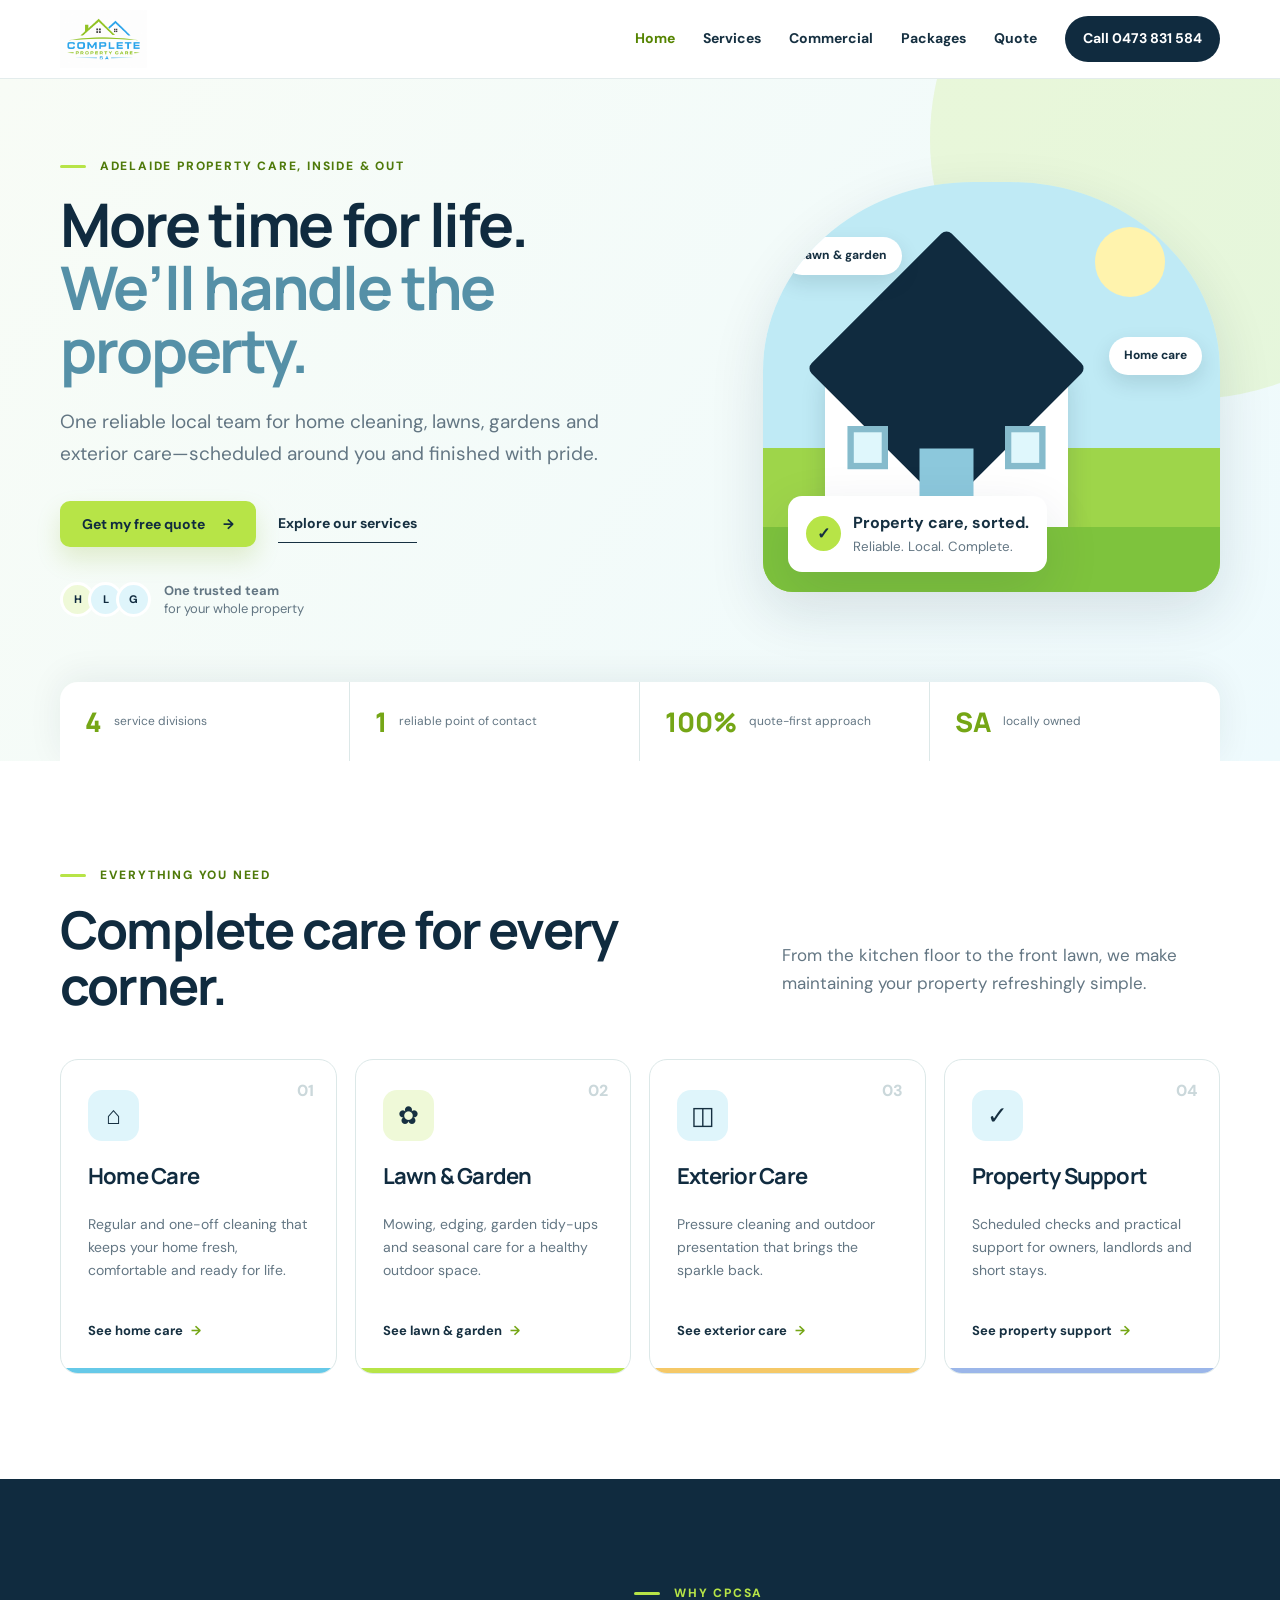
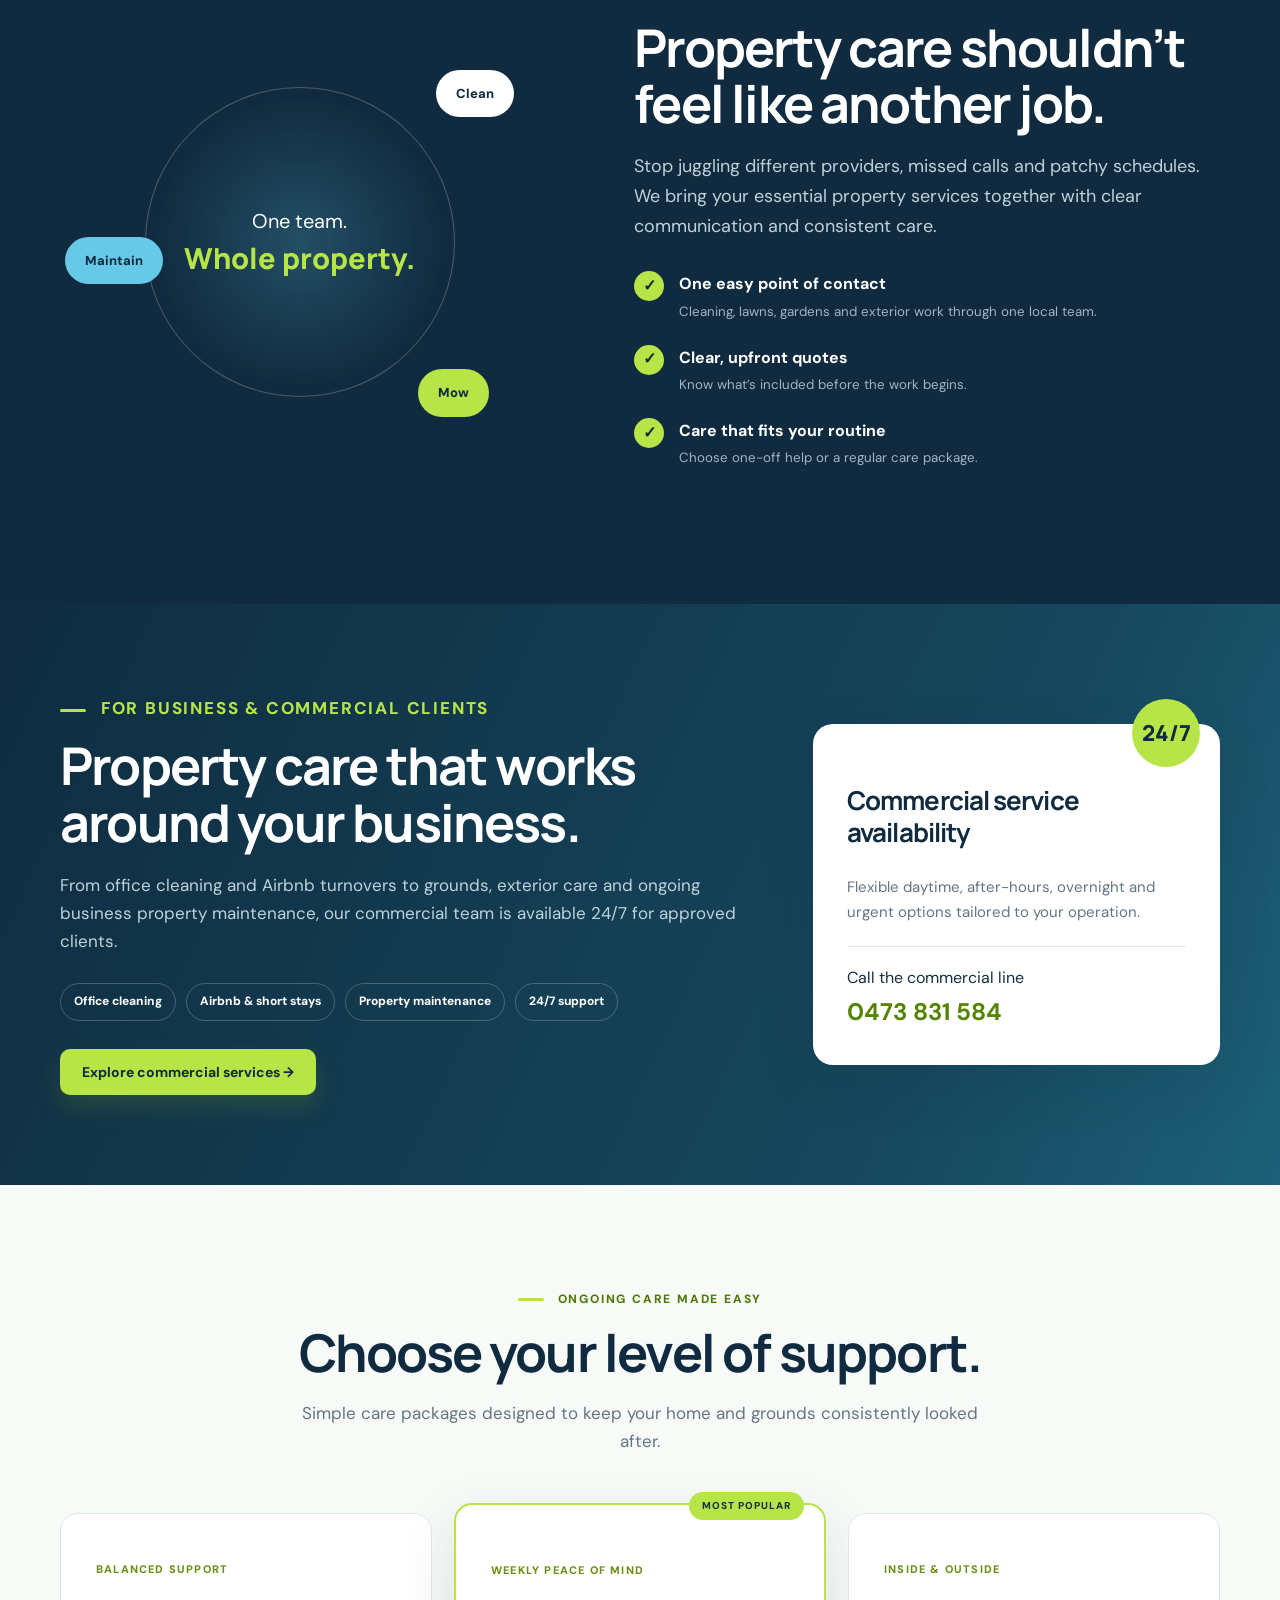
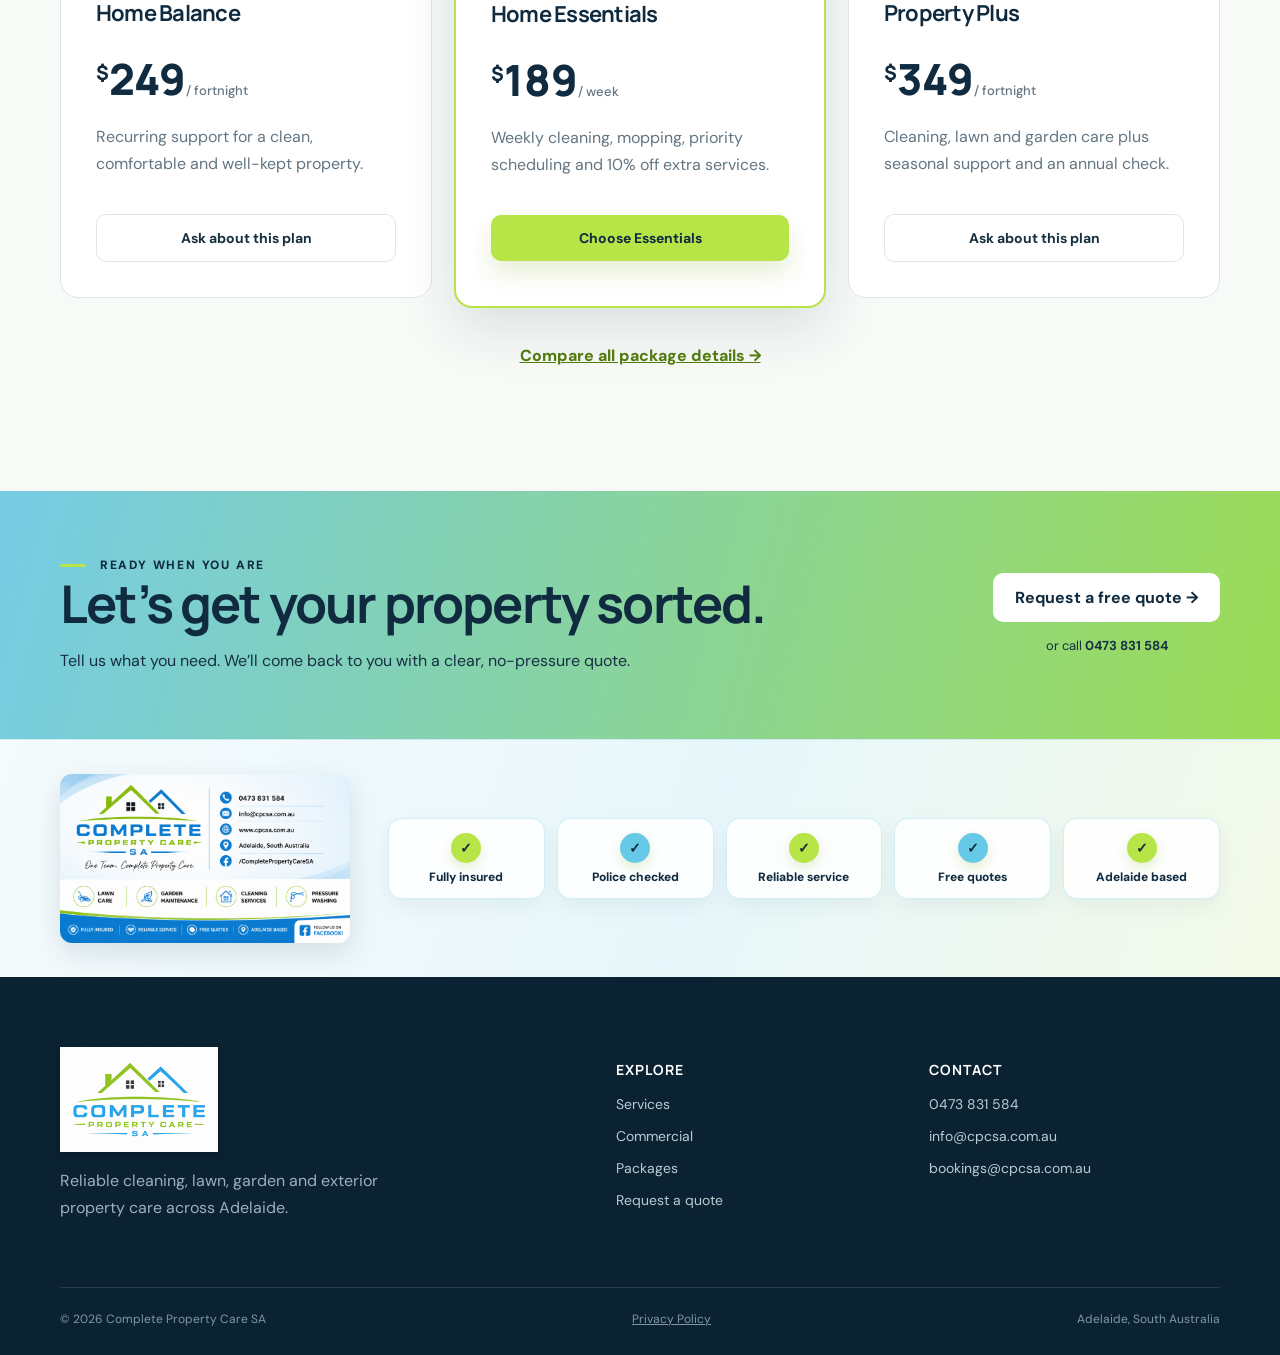
<file: index.html>
<!doctype html>
<html lang="en-AU">
<head>
  <meta charset="utf-8">
  <meta name="viewport" content="width=device-width,initial-scale=1">
  <meta name="description" content="Reliable home cleaning, lawn, garden and exterior property care across Adelaide.">
  <title>Complete Property Care SA | Adelaide Property Care</title>
  <link rel="stylesheet" href="styles.css?v=20260710-5">
  <script src="script.js" defer></script>
</head>
<body>
  <header class="site-header">
    <div class="container nav-wrap">
      <a class="brand" href="index.html" aria-label="Complete Property Care SA home"><img class="brand-logo" src="assets/cpcsa-logo-web.png" alt="Complete Property Care SA"></a>
      <button class="menu-toggle" aria-expanded="false" aria-controls="main-nav"><span></span><span></span><span></span><span class="sr-only">Menu</span></button>
      <nav id="main-nav" class="nav" aria-label="Main navigation"><a class="active" href="index.html">Home</a><a href="services.html">Services</a><a href="commercial.html">Commercial</a><a href="packages-pricing.html">Packages</a><a href="quote.html">Quote</a><a class="nav-cta" href="tel:0473831584">Call 0473 831 584</a></nav>
    </div>
  </header>

  <main>
    <section class="hero">
      <div class="container hero-grid">
        <div class="hero-copy">
          <p class="eyebrow"><span></span> Adelaide property care, inside & out</p>
          <h1>More time for life.<br><em>We’ll handle the property.</em></h1>
          <p class="hero-text">One reliable local team for home cleaning, lawns, gardens and exterior care—scheduled around you and finished with pride.</p>
          <div class="hero-actions"><a class="btn primary" href="quote.html">Get my free quote <span>→</span></a><a class="btn text-btn" href="services.html">Explore our services</a></div>
          <div class="hero-proof"><div class="avatar-stack"><span>H</span><span>L</span><span>G</span></div><p><strong>One trusted team</strong><br>for your whole property</p></div>
        </div>
        <div class="hero-visual" aria-label="Complete home, lawn and garden care">
          <div class="sun"></div><div class="house"><div class="roof"></div><div class="door"></div><div class="window one"></div><div class="window two"></div></div><div class="lawn"></div>
          <div class="float-card"><span class="check">✓</span><div><strong>Property care, sorted.</strong><small>Reliable. Local. Complete.</small></div></div>
          <div class="service-pill pill-one">Home care</div><div class="service-pill pill-two">Lawn & garden</div>
        </div>
      </div>
      <div class="container stats"><div><strong>4</strong><span>service divisions</span></div><div><strong>1</strong><span>reliable point of contact</span></div><div><strong>100%</strong><span>quote-first approach</span></div><div><strong>SA</strong><span>locally owned</span></div></div>
    </section>

    <section class="section services-preview">
      <div class="container">
        <div class="section-heading split"><div><p class="eyebrow"><span></span> Everything you need</p><h2>Complete care for every corner.</h2></div><p>From the kitchen floor to the front lawn, we make maintaining your property refreshingly simple.</p></div>
        <div class="service-grid">
          <a class="service-card home" href="services.html#home-care"><span class="number">01</span><div class="icon">⌂</div><h3>Home Care</h3><p>Regular and one-off cleaning that keeps your home fresh, comfortable and ready for life.</p><b>See home care <span>→</span></b></a>
          <a class="service-card garden" href="services.html#lawn-garden"><span class="number">02</span><div class="icon">✿</div><h3>Lawn & Garden</h3><p>Mowing, edging, garden tidy-ups and seasonal care for a healthy outdoor space.</p><b>See lawn & garden <span>→</span></b></a>
          <a class="service-card exterior" href="services.html#exterior"><span class="number">03</span><div class="icon">◫</div><h3>Exterior Care</h3><p>Pressure cleaning and outdoor presentation that brings the sparkle back.</p><b>See exterior care <span>→</span></b></a>
          <a class="service-card property" href="services.html#property"><span class="number">04</span><div class="icon">✓</div><h3>Property Support</h3><p>Scheduled checks and practical support for owners, landlords and short stays.</p><b>See property support <span>→</span></b></a>
        </div>
      </div>
    </section>

    <section class="section why">
      <div class="container why-grid">
        <div class="why-art"><div class="big-circle"><span>One team.<br><strong>Whole property.</strong></span></div><span class="orbit o1">Clean</span><span class="orbit o2">Mow</span><span class="orbit o3">Maintain</span></div>
        <div><p class="eyebrow light"><span></span> Why CPCSA</p><h2>Property care shouldn’t feel like another job.</h2><p class="lead">Stop juggling different providers, missed calls and patchy schedules. We bring your essential property services together with clear communication and consistent care.</p><ul class="ticks"><li><span>✓</span><div><strong>One easy point of contact</strong><small>Cleaning, lawns, gardens and exterior work through one local team.</small></div></li><li><span>✓</span><div><strong>Clear, upfront quotes</strong><small>Know what’s included before the work begins.</small></div></li><li><span>✓</span><div><strong>Care that fits your routine</strong><small>Choose one-off help or a regular care package.</small></div></li></ul></div>
      </div>
    </section>

    <section class="home-commercial"><div class="container home-commercial-grid"><div><p class="eyebrow light"><span></span> For business & commercial clients</p><h2>Property care that works around your business.</h2><p>From office cleaning and Airbnb turnovers to grounds, exterior care and ongoing business property maintenance, our commercial team is available 24/7 for approved clients.</p><div class="commercial-benefits"><span>Office cleaning</span><span>Airbnb & short stays</span><span>Property maintenance</span><span>24/7 support</span></div><a class="btn primary" href="commercial.html">Explore commercial services &rarr;</a></div><aside><span class="commercial-kicker">24/7</span><h3>Commercial service availability</h3><p>Flexible daytime, after-hours, overnight and urgent options tailored to your operation.</p><a href="tel:0473831584">Call the commercial line<br><strong>0473 831 584</strong></a></aside></div></section>

    <section class="section packages-preview">
      <div class="container">
        <div class="section-heading centred"><p class="eyebrow"><span></span> Ongoing care made easy</p><h2>Choose your level of support.</h2><p>Simple care packages designed to keep your home and grounds consistently looked after.</p></div>
        <div class="pricing-grid">
          <article class="price-card"><p class="plan-label">Balanced support</p><h3>Home Balance</h3><p class="price"><sup>$</sup>249<small>/ fortnight</small></p><p>Recurring support for a clean, comfortable and well-kept property.</p><a class="btn outline" href="quote.html?package=Home%20Balance">Ask about this plan</a></article>
          <article class="price-card featured"><span class="popular">Most popular</span><p class="plan-label">Weekly peace of mind</p><h3>Home Essentials</h3><p class="price"><sup>$</sup>189<small>/ week</small></p><p>Weekly cleaning, mopping, priority scheduling and 10% off extra services.</p><a class="btn primary" href="quote.html?package=Home%20Essentials">Choose Essentials</a></article>
          <article class="price-card"><p class="plan-label">Inside & outside</p><h3>Property Plus</h3><p class="price"><sup>$</sup>349<small>/ fortnight</small></p><p>Cleaning, lawn and garden care plus seasonal support and an annual check.</p><a class="btn outline" href="quote.html?package=Property%20Plus">Ask about this plan</a></article>
        </div>
        <p class="pricing-link"><a href="packages-pricing.html">Compare all package details →</a></p>
      </div>
    </section>

    <section class="cta-section"><div class="container cta"><div><p class="eyebrow light"><span></span> Ready when you are</p><h2>Let’s get your property sorted.</h2><p>Tell us what you need. We’ll come back to you with a clear, no-pressure quote.</p></div><div class="cta-actions"><a class="btn white" href="quote.html">Request a free quote →</a><a href="tel:0473831584">or call <strong>0473 831 584</strong></a></div></div></section>
  <section class="trust-brand-band homepage-trust" aria-label="Why choose Complete Property Care SA"><div class="container trust-brand-inner"><img class="trust-reference-card" src="assets/cpcsa-business-card-back.png" alt="Complete Property Care SA contact details and services"><div class="trust-points"><div class="trust-point"><span>&#10003;</span>Fully insured</div><div class="trust-point"><span>&#10003;</span>Police checked</div><div class="trust-point"><span>&#10003;</span>Reliable service</div><div class="trust-point"><span>&#10003;</span>Free quotes</div><div class="trust-point"><span>&#10003;</span>Adelaide based</div></div></div></section></main>

  <footer class="footer"><div class="container footer-top"><div class="footer-brand"><a class="brand" href="index.html"><img class="brand-logo footer-logo" src="assets/cpcsa-logo-web.png" alt="Complete Property Care SA"></a><p>Reliable cleaning, lawn, garden and exterior property care across Adelaide.</p></div><div><h3>Explore</h3><a href="services.html">Services</a><a href="commercial.html">Commercial</a><a href="packages-pricing.html">Packages</a><a href="quote.html">Request a quote</a></div><div><h3>Contact</h3><a href="tel:0473831584">0473 831 584</a><a href="mailto:info@cpcsa.com.au">info@cpcsa.com.au</a><a href="mailto:bookings@cpcsa.com.au">bookings@cpcsa.com.au</a></div></div><div class="container footer-bottom"><span>© 2026 Complete Property Care SA</span><a href="privacy.html">Privacy Policy</a><span>Adelaide, South Australia</span></div></footer>
</body>
</html>
</file>
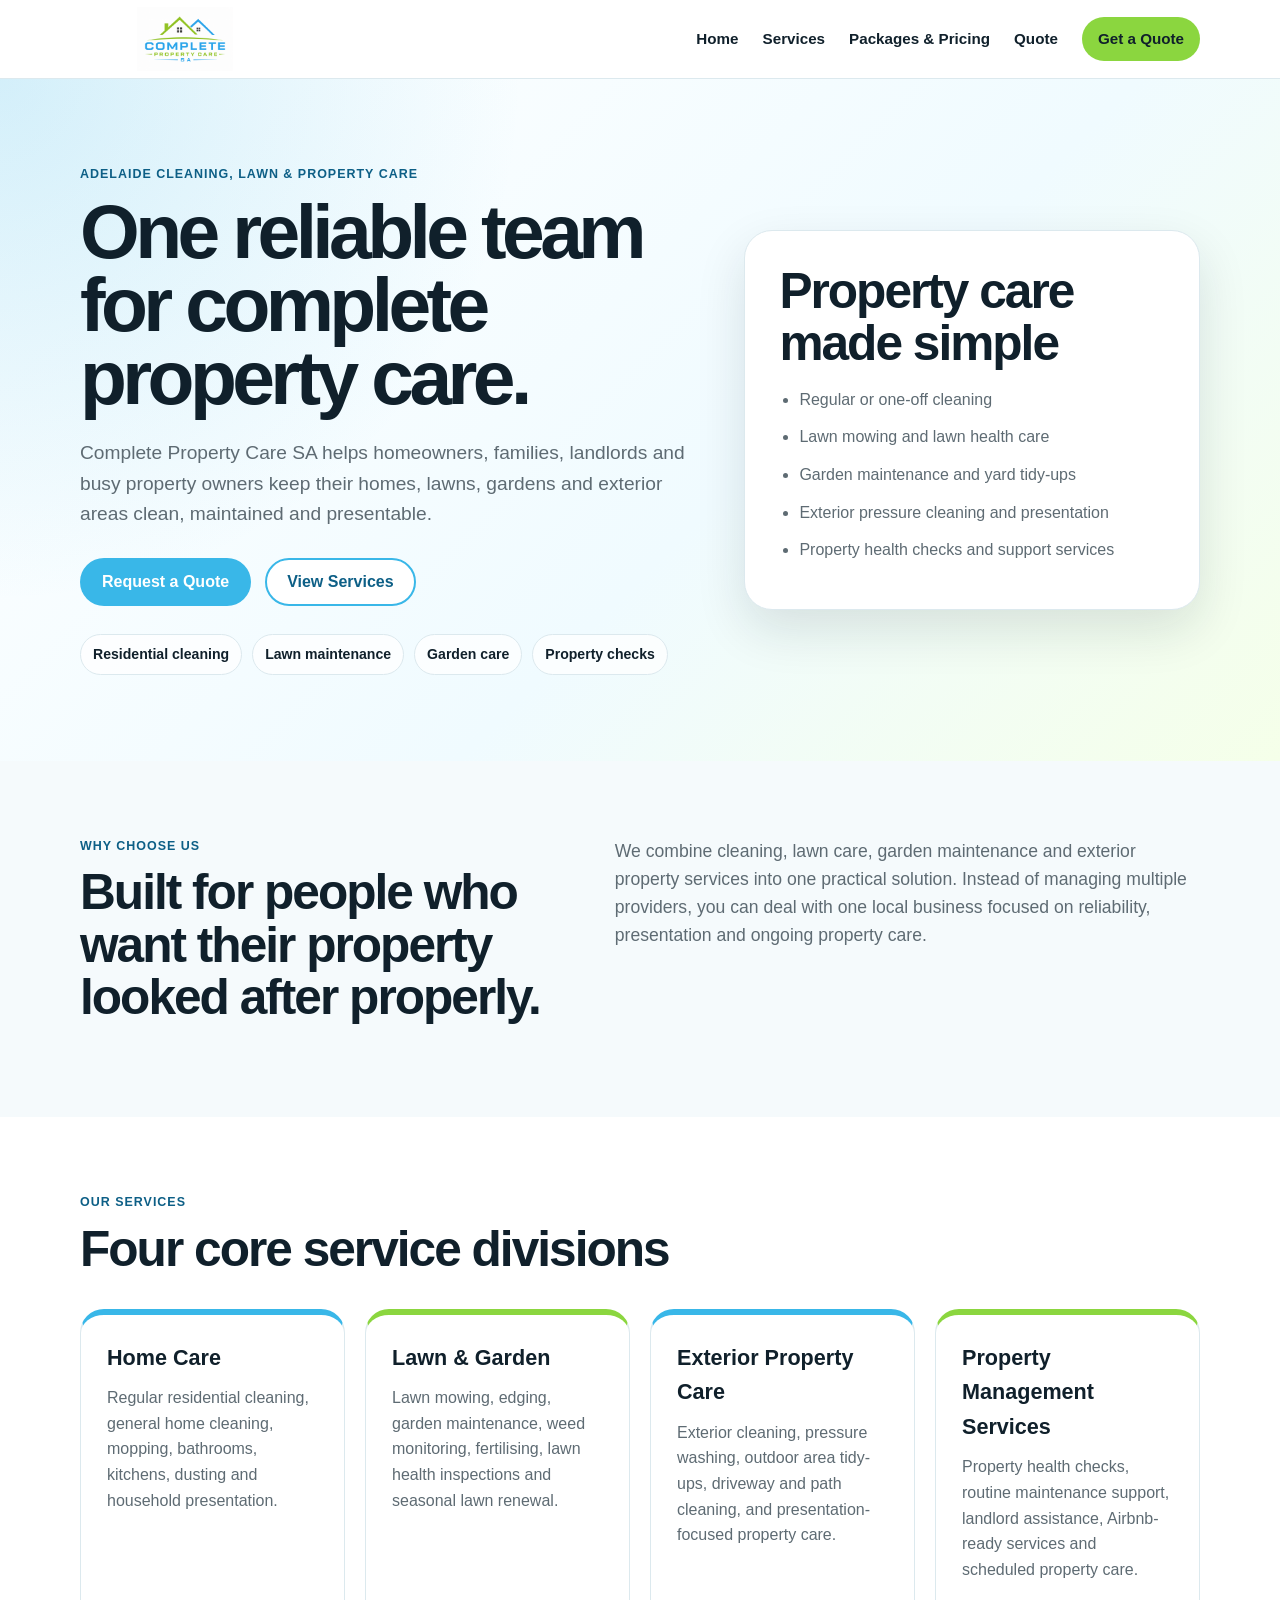
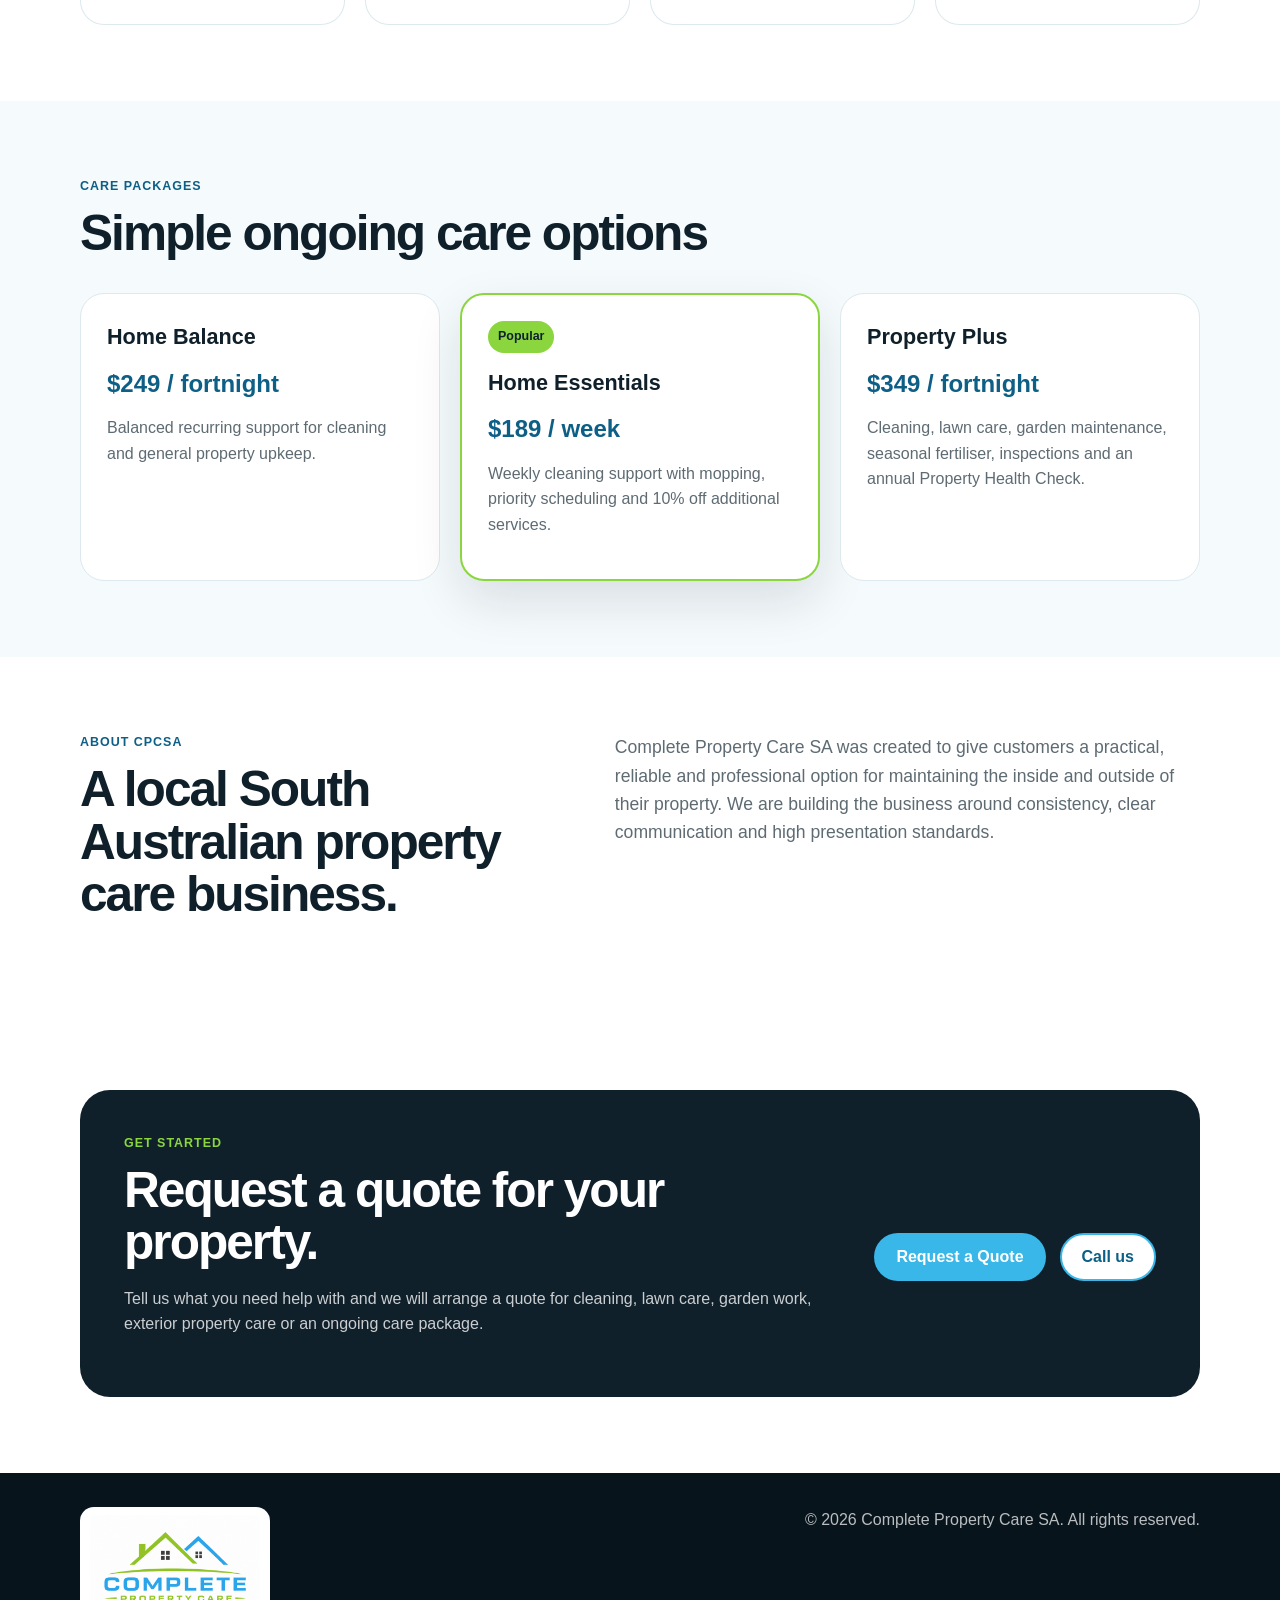
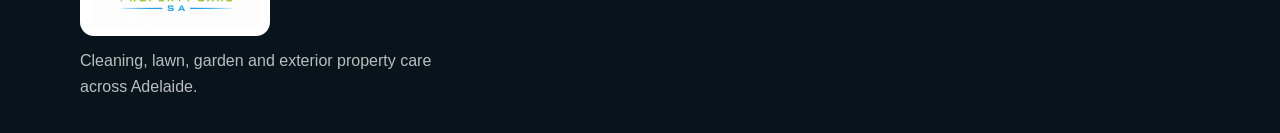
<file: cpcsa-website/index.html>
<!DOCTYPE html>
<html lang="en-AU">
<head>
  <meta charset="UTF-8" />
  <meta name="viewport" content="width=device-width, initial-scale=1.0" />
  <title>Complete Property Care SA | Cleaning, Lawn & Property Care Adelaide</title>
  <meta name="description" content="Complete Property Care SA provides reliable home cleaning, lawn care, garden maintenance, exterior property care and property management support across Adelaide." />
  <link rel="icon" type="image/png" href="assets/favicon-32.png" />
  <link rel="apple-touch-icon" href="assets/apple-touch-icon.png" />
  <link rel="stylesheet" href="styles.css" />
</head>
<body>
  <header class="site-header">
    <div class="container nav-wrap">
      <a class="brand logo-brand" href="index.html" aria-label="Complete Property Care SA home">
        <img src="assets/cpcsa-logo-web.png" alt="Complete Property Care SA logo" class="site-logo" />
      </a>

      <nav class="main-nav" aria-label="Main navigation">
        <a href="index.html">Home</a>
        <a href="services.html">Services</a>
        <a href="packages-pricing.html">Packages & Pricing</a>
        <a href="quote.html">Quote</a>
        <a class="nav-cta" href="quote.html">Get a Quote</a>
      </nav>
    </div>
  </header>

  <main>
    <section class="hero">
      <div class="container hero-grid">
        <div class="hero-copy">
          <p class="eyebrow">Adelaide cleaning, lawn & property care</p>
          <h1>One reliable team for complete property care.</h1>
          <p class="hero-text">Complete Property Care SA helps homeowners, families, landlords and busy property owners keep their homes, lawns, gardens and exterior areas clean, maintained and presentable.</p>
          <div class="hero-actions">
            <a class="button primary" href="quote.html">Request a Quote</a>
            <a class="button secondary" href="services.html">View Services</a>
          </div>
          <div class="trust-row">
            <span>Residential cleaning</span>
            <span>Lawn maintenance</span>
            <span>Garden care</span>
            <span>Property checks</span>
          </div>
        </div>

        <div class="hero-card" aria-label="Service highlights">
          <h2>Property care made simple</h2>
          <ul>
            <li>Regular or one-off cleaning</li>
            <li>Lawn mowing and lawn health care</li>
            <li>Garden maintenance and yard tidy-ups</li>
            <li>Exterior pressure cleaning and presentation</li>
            <li>Property health checks and support services</li>
          </ul>
        </div>
      </div>
    </section>

    <section class="section intro-section">
      <div class="container two-col">
        <div>
          <p class="eyebrow">Why choose us</p>
          <h2>Built for people who want their property looked after properly.</h2>
        </div>
        <p>We combine cleaning, lawn care, garden maintenance and exterior property services into one practical solution. Instead of managing multiple providers, you can deal with one local business focused on reliability, presentation and ongoing property care.</p>
      </div>
    </section>

    <section class="section services-section" id="services">
      <div class="container">
        <div class="section-heading">
          <p class="eyebrow">Our services</p>
          <h2>Four core service divisions</h2>
        </div>

        <div class="service-grid">
          <article class="service-card">
            <h3>Home Care</h3>
            <p>Regular residential cleaning, general home cleaning, mopping, bathrooms, kitchens, dusting and household presentation.</p>
          </article>

          <article class="service-card">
            <h3>Lawn & Garden</h3>
            <p>Lawn mowing, edging, garden maintenance, weed monitoring, fertilising, lawn health inspections and seasonal lawn renewal.</p>
          </article>

          <article class="service-card">
            <h3>Exterior Property Care</h3>
            <p>Exterior cleaning, pressure washing, outdoor area tidy-ups, driveway and path cleaning, and presentation-focused property care.</p>
          </article>

          <article class="service-card">
            <h3>Property Management Services</h3>
            <p>Property health checks, routine maintenance support, landlord assistance, Airbnb-ready services and scheduled property care.</p>
          </article>
        </div>
      </div>
    </section>

    <section class="section packages-section" id="packages">
      <div class="container">
        <div class="section-heading">
          <p class="eyebrow">Care packages</p>
          <h2>Simple ongoing care options</h2>
        </div>

        <div class="package-grid">
          <article class="package-card">
            <h3>Home Balance</h3>
            <p class="price">$249 / fortnight</p>
            <p>Balanced recurring support for cleaning and general property upkeep.</p>
          </article>

          <article class="package-card featured">
            <p class="badge">Popular</p>
            <h3>Home Essentials</h3>
            <p class="price">$189 / week</p>
            <p>Weekly cleaning support with mopping, priority scheduling and 10% off additional services.</p>
          </article>

          <article class="package-card">
            <h3>Property Plus</h3>
            <p class="price">$349 / fortnight</p>
            <p>Cleaning, lawn care, garden maintenance, seasonal fertiliser, inspections and an annual Property Health Check.</p>
          </article>
        </div>
      </div>
    </section>

    <section class="section about-section" id="about">
      <div class="container two-col">
        <div>
          <p class="eyebrow">About CPCSA</p>
          <h2>A local South Australian property care business.</h2>
        </div>
        <p>Complete Property Care SA was created to give customers a practical, reliable and professional option for maintaining the inside and outside of their property. We are building the business around consistency, clear communication and high presentation standards.</p>
      </div>
    </section>

    <section class="section contact-section" id="contact">
      <div class="container contact-card">
        <div>
          <p class="eyebrow">Get started</p>
          <h2>Request a quote for your property.</h2>
          <p>Tell us what you need help with and we will arrange a quote for cleaning, lawn care, garden work, exterior property care or an ongoing care package.</p>
        </div>
        <div class="contact-actions">
          <a class="button primary" href="quote.html">Request a Quote</a>
          <a class="button secondary" href="tel:">Call us</a>
        </div>
      </div>
    </section>
  </main>

  <footer class="site-footer">
    <div class="container footer-grid">
      <div class="footer-brand">
        <img src="assets/cpcsa-logo-web.png" alt="Complete Property Care SA logo" class="footer-logo" />
        <p>Cleaning, lawn, garden and exterior property care across Adelaide.</p>
      </div>
      <div>
        <p>© 2026 Complete Property Care SA. All rights reserved.</p>
      </div>
    </div>
  </footer>
</body>
</html>
</file>
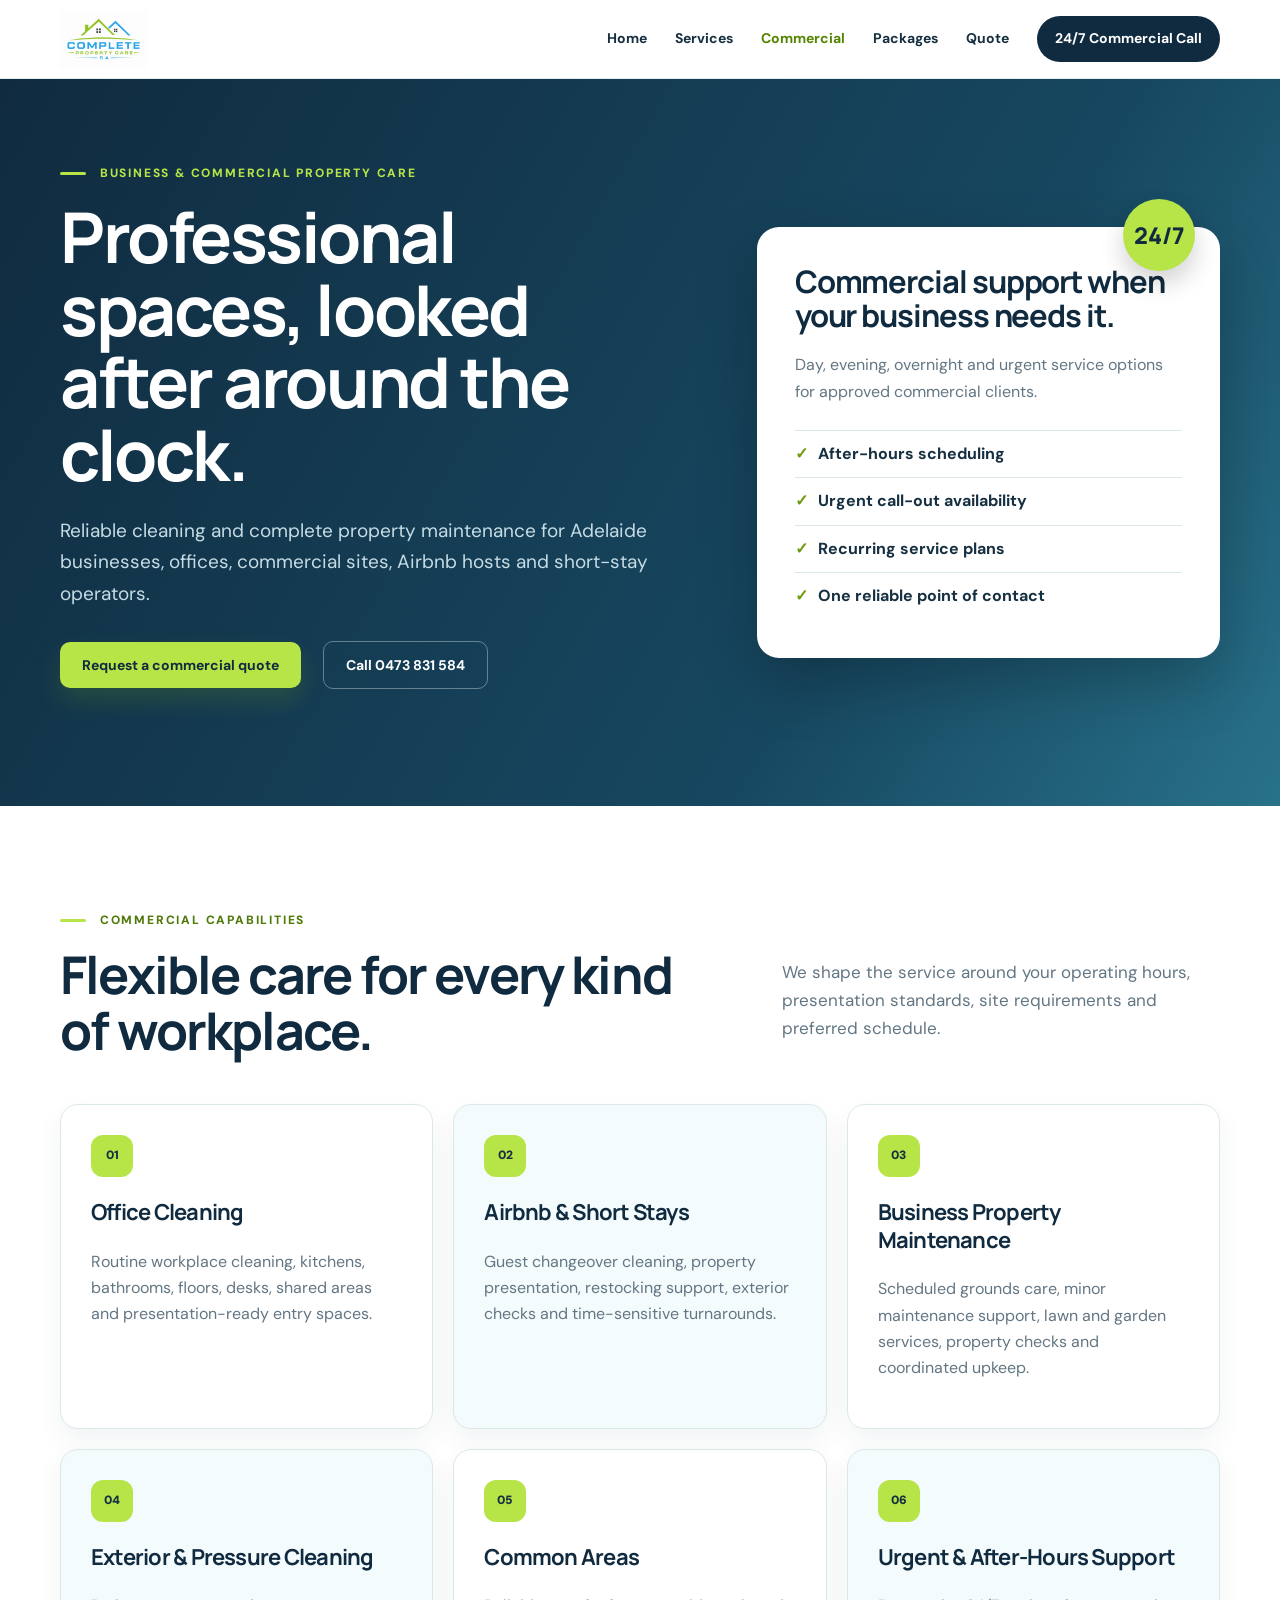
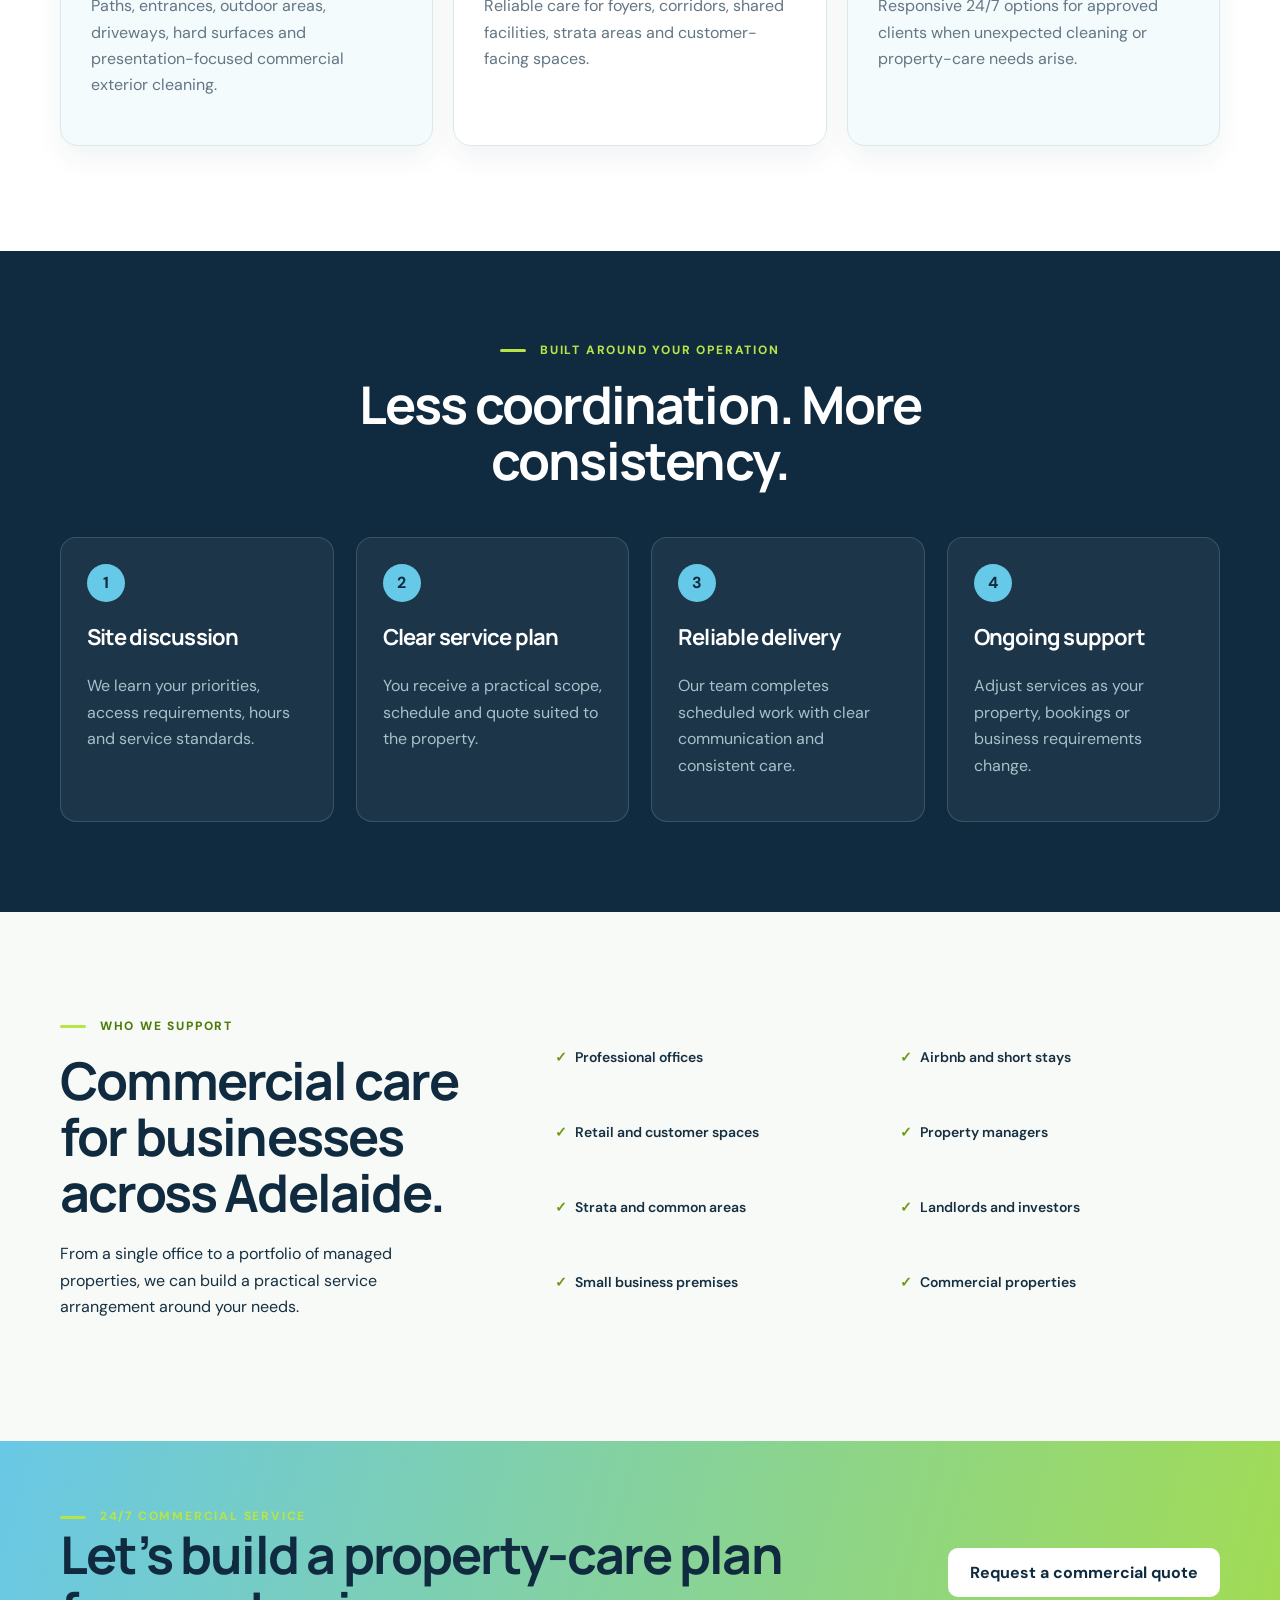
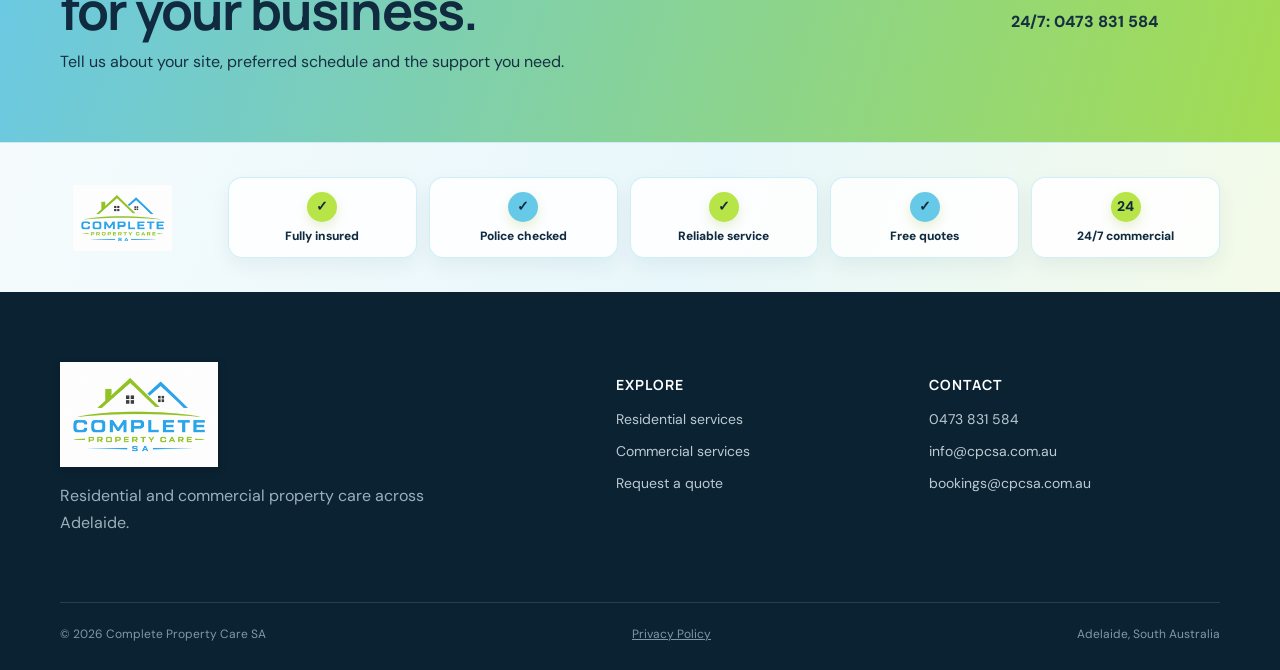
<file: commercial.html>
<!doctype html>
<html lang="en-AU">
<head>
  <meta charset="utf-8">
  <meta name="viewport" content="width=device-width,initial-scale=1">
  <meta name="description" content="24/7 commercial cleaning and property maintenance for Adelaide offices, businesses, Airbnb and short-stay properties.">
  <title>Commercial & Business Services | Complete Property Care SA</title>
  <link rel="stylesheet" href="styles.css?v=20260710-5">
  <script src="script.js" defer></script>
</head>
<body>
  <header class="site-header"><div class="container nav-wrap"><a class="brand" href="index.html"><img class="brand-logo" src="assets/cpcsa-logo-web.png" alt="Complete Property Care SA"></a><button class="menu-toggle" aria-expanded="false" aria-controls="main-nav"><span></span><span></span><span></span><span class="sr-only">Menu</span></button><nav id="main-nav" class="nav"><a href="index.html">Home</a><a href="services.html">Services</a><a class="active" href="commercial.html">Commercial</a><a href="packages-pricing.html">Packages</a><a href="quote.html">Quote</a><a class="nav-cta" href="tel:0473831584">24/7 Commercial Call</a></nav></div></header>
  <main>
    <section class="commercial-hero"><div class="container commercial-hero-grid"><div><p class="eyebrow light"><span></span> Business & commercial property care</p><h1>Professional spaces, looked after around the clock.</h1><p>Reliable cleaning and complete property maintenance for Adelaide businesses, offices, commercial sites, Airbnb hosts and short-stay operators.</p><div class="hero-actions"><a class="btn primary" href="quote.html?service=Commercial">Request a commercial quote</a><a class="btn commercial-call" href="tel:0473831584">Call 0473 831 584</a></div></div><aside class="availability-card"><span class="availability-badge">24/7</span><h2>Commercial support when your business needs it.</h2><p>Day, evening, overnight and urgent service options for approved commercial clients.</p><ul><li>After-hours scheduling</li><li>Urgent call-out availability</li><li>Recurring service plans</li><li>One reliable point of contact</li></ul></aside></div></section>

    <section class="section"><div class="container"><div class="section-heading split"><div><p class="eyebrow"><span></span> Commercial capabilities</p><h2>Flexible care for every kind of workplace.</h2></div><p>We shape the service around your operating hours, presentation standards, site requirements and preferred schedule.</p></div><div class="commercial-service-grid">
      <article><span class="commercial-icon">01</span><h3>Office Cleaning</h3><p>Routine workplace cleaning, kitchens, bathrooms, floors, desks, shared areas and presentation-ready entry spaces.</p></article>
      <article><span class="commercial-icon">02</span><h3>Airbnb & Short Stays</h3><p>Guest changeover cleaning, property presentation, restocking support, exterior checks and time-sensitive turnarounds.</p></article>
      <article><span class="commercial-icon">03</span><h3>Business Property Maintenance</h3><p>Scheduled grounds care, minor maintenance support, lawn and garden services, property checks and coordinated upkeep.</p></article>
      <article><span class="commercial-icon">04</span><h3>Exterior & Pressure Cleaning</h3><p>Paths, entrances, outdoor areas, driveways, hard surfaces and presentation-focused commercial exterior cleaning.</p></article>
      <article><span class="commercial-icon">05</span><h3>Common Areas</h3><p>Reliable care for foyers, corridors, shared facilities, strata areas and customer-facing spaces.</p></article>
      <article><span class="commercial-icon">06</span><h3>Urgent & After-Hours Support</h3><p>Responsive 24/7 options for approved clients when unexpected cleaning or property-care needs arise.</p></article>
    </div></div></section>

    <section class="commercial-process"><div class="container"><div class="section-heading centred"><p class="eyebrow light"><span></span> Built around your operation</p><h2>Less coordination. More consistency.</h2></div><div class="process-grid"><div><strong>1</strong><h3>Site discussion</h3><p>We learn your priorities, access requirements, hours and service standards.</p></div><div><strong>2</strong><h3>Clear service plan</h3><p>You receive a practical scope, schedule and quote suited to the property.</p></div><div><strong>3</strong><h3>Reliable delivery</h3><p>Our team completes scheduled work with clear communication and consistent care.</p></div><div><strong>4</strong><h3>Ongoing support</h3><p>Adjust services as your property, bookings or business requirements change.</p></div></div></div></section>

    <section class="section commercial-audiences"><div class="container detail-grid"><div><p class="eyebrow"><span></span> Who we support</p><h2>Commercial care for businesses across Adelaide.</h2><p>From a single office to a portfolio of managed properties, we can build a practical service arrangement around your needs.</p></div><ul class="detail-list"><li>Professional offices</li><li>Airbnb and short stays</li><li>Retail and customer spaces</li><li>Property managers</li><li>Strata and common areas</li><li>Landlords and investors</li><li>Small business premises</li><li>Commercial properties</li></ul></div></section>

    <section class="commercial-cta"><div class="container"><div><p class="eyebrow light"><span></span> 24/7 commercial service</p><h2>Let’s build a property-care plan for your business.</h2><p>Tell us about your site, preferred schedule and the support you need.</p></div><div><a class="btn white" href="quote.html?service=Commercial">Request a commercial quote</a><a class="commercial-phone" href="tel:0473831584">24/7: 0473 831 584</a></div></div></section>
    <section class="trust-brand-band" aria-label="Why choose Complete Property Care SA"><div class="container trust-brand-inner"><img class="trust-mini-logo" src="assets/cpcsa-main-logo.png" alt="Complete Property Care SA"><div class="trust-points"><div class="trust-point"><span>&#10003;</span>Fully insured</div><div class="trust-point"><span>&#10003;</span>Police checked</div><div class="trust-point"><span>&#10003;</span>Reliable service</div><div class="trust-point"><span>&#10003;</span>Free quotes</div><div class="trust-point"><span>24</span>24/7 commercial</div></div></div></section>
  </main>
  <footer class="footer"><div class="container footer-top"><div class="footer-brand"><a class="brand" href="index.html"><img class="brand-logo footer-logo" src="assets/cpcsa-logo-web.png" alt="Complete Property Care SA"></a><p>Residential and commercial property care across Adelaide.</p></div><div><h3>Explore</h3><a href="services.html">Residential services</a><a href="commercial.html">Commercial services</a><a href="quote.html">Request a quote</a></div><div><h3>Contact</h3><a href="tel:0473831584">0473 831 584</a><a href="mailto:info@cpcsa.com.au">info@cpcsa.com.au</a><a href="mailto:bookings@cpcsa.com.au">bookings@cpcsa.com.au</a></div></div><div class="container footer-bottom"><span>&copy; 2026 Complete Property Care SA</span><a href="privacy.html">Privacy Policy</a><span>Adelaide, South Australia</span></div></footer>
</body></html>
</file>
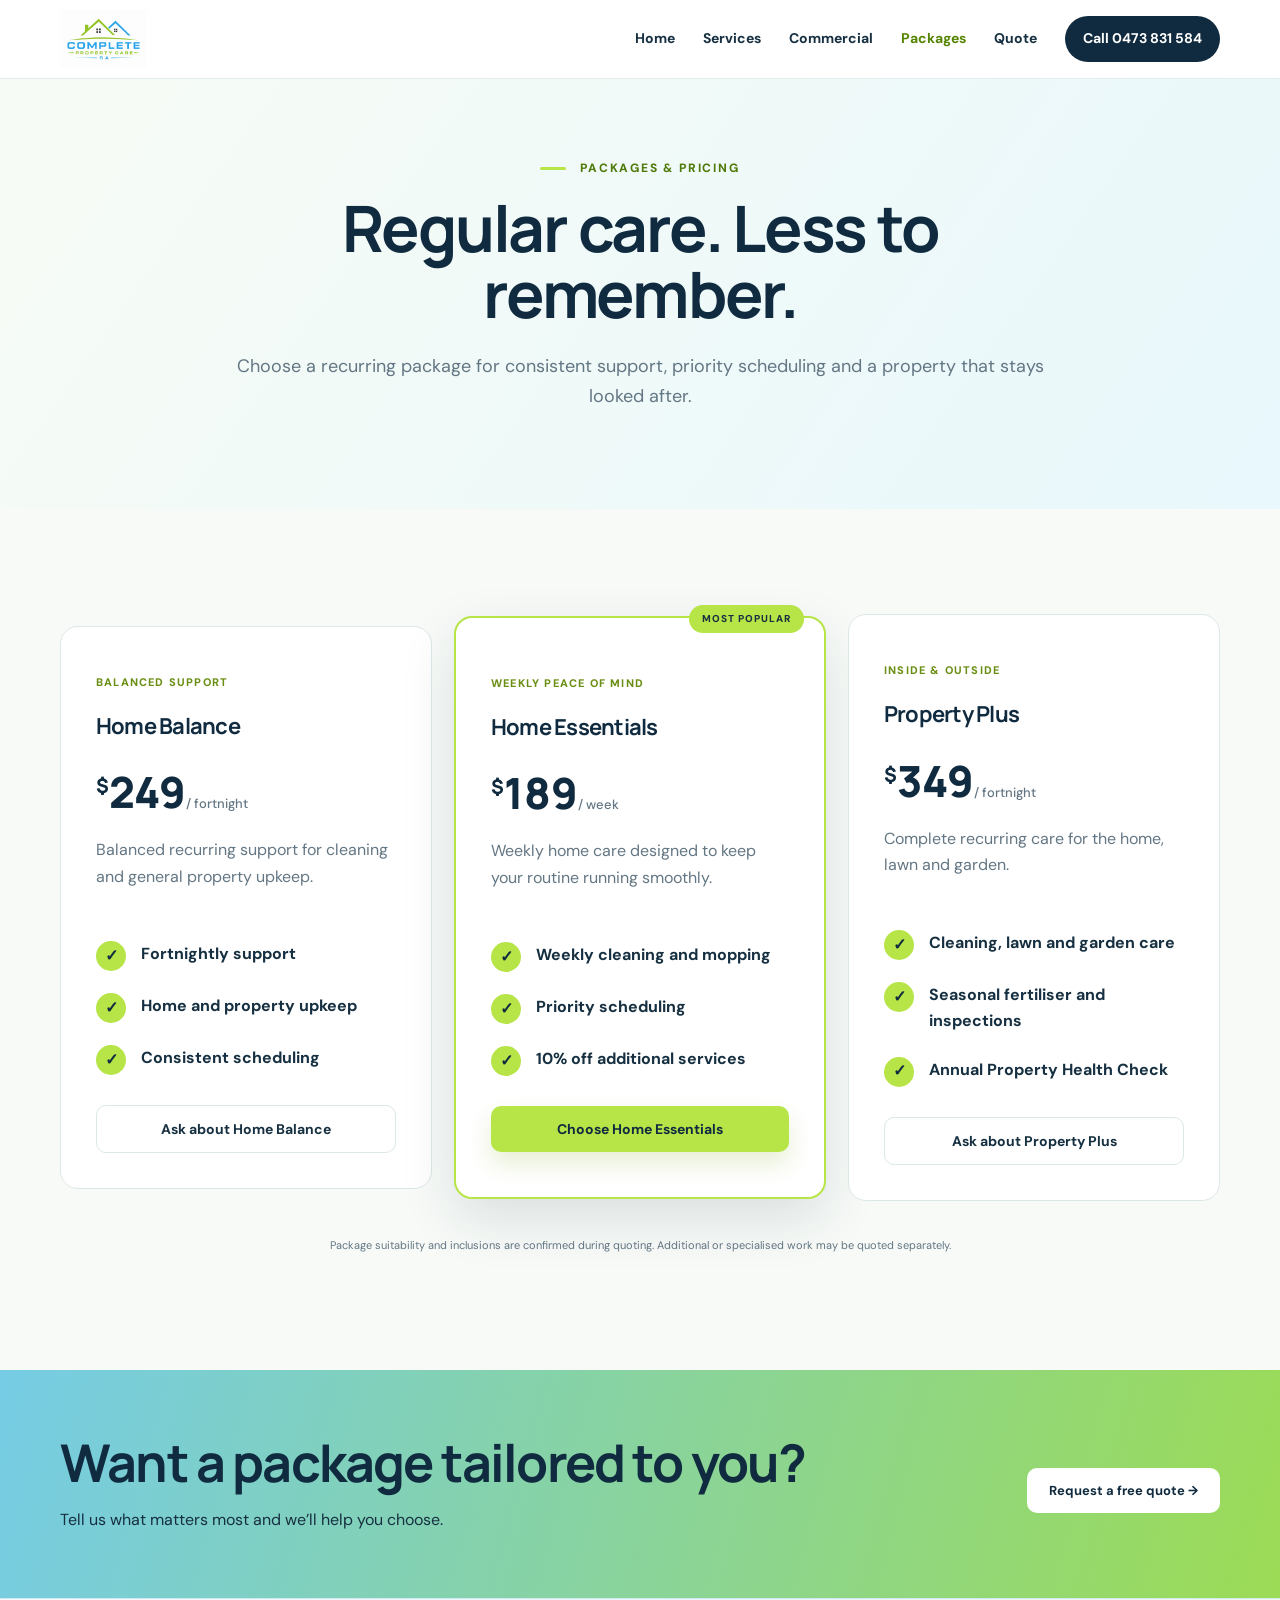
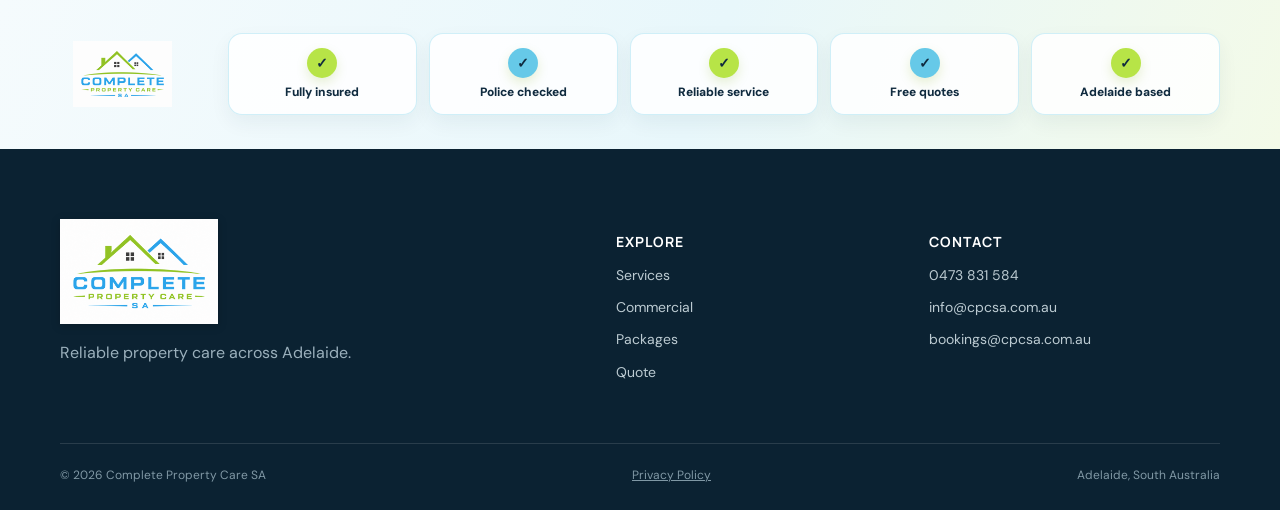
<file: packages-pricing.html>
<!doctype html><html lang="en-AU"><head><meta charset="utf-8"><meta name="viewport" content="width=device-width,initial-scale=1"><meta name="description" content="Simple ongoing home and property care packages in Adelaide."><title>Packages & Pricing | Complete Property Care SA</title><link rel="stylesheet" href="styles.css?v=20260710-5"><script src="script.js" defer></script></head><body>
<header class="site-header"><div class="container nav-wrap"><a class="brand" href="index.html"><img class="brand-logo" src="assets/cpcsa-logo-web.png" alt="Complete Property Care SA"></a><button class="menu-toggle" aria-expanded="false" aria-controls="main-nav"><span></span><span></span><span></span><span class="sr-only">Menu</span></button><nav id="main-nav" class="nav"><a href="index.html">Home</a><a href="services.html">Services</a><a href="commercial.html">Commercial</a><a class="active" href="packages-pricing.html">Packages</a><a href="quote.html">Quote</a><a class="nav-cta" href="tel:0473831584">Call 0473 831 584</a></nav></div></header>
<main><section class="page-hero"><div class="container"><p class="eyebrow"><span></span> Packages & pricing</p><h1>Regular care. Less to remember.</h1><p>Choose a recurring package for consistent support, priority scheduling and a property that stays looked after.</p></div></section>
<section class="section packages-preview"><div class="container"><div class="pricing-grid"><article class="price-card"><p class="plan-label">Balanced support</p><h3>Home Balance</h3><p class="price"><sup>$</sup>249<small>/ fortnight</small></p><p>Balanced recurring support for cleaning and general property upkeep.</p><ul class="ticks"><li><span>✓</span><div><strong>Fortnightly support</strong></div></li><li><span>✓</span><div><strong>Home and property upkeep</strong></div></li><li><span>✓</span><div><strong>Consistent scheduling</strong></div></li></ul><a class="btn outline" href="quote.html?package=Home%20Balance">Ask about Home Balance</a></article><article class="price-card featured"><span class="popular">Most popular</span><p class="plan-label">Weekly peace of mind</p><h3>Home Essentials</h3><p class="price"><sup>$</sup>189<small>/ week</small></p><p>Weekly home care designed to keep your routine running smoothly.</p><ul class="ticks"><li><span>✓</span><div><strong>Weekly cleaning and mopping</strong></div></li><li><span>✓</span><div><strong>Priority scheduling</strong></div></li><li><span>✓</span><div><strong>10% off additional services</strong></div></li></ul><a class="btn primary" href="quote.html?package=Home%20Essentials">Choose Home Essentials</a></article><article class="price-card"><p class="plan-label">Inside & outside</p><h3>Property Plus</h3><p class="price"><sup>$</sup>349<small>/ fortnight</small></p><p>Complete recurring care for the home, lawn and garden.</p><ul class="ticks"><li><span>✓</span><div><strong>Cleaning, lawn and garden care</strong></div></li><li><span>✓</span><div><strong>Seasonal fertiliser and inspections</strong></div></li><li><span>✓</span><div><strong>Annual Property Health Check</strong></div></li></ul><a class="btn outline" href="quote.html?package=Property%20Plus">Ask about Property Plus</a></article></div><p class="fine-print" style="margin-top:35px">Package suitability and inclusions are confirmed during quoting. Additional or specialised work may be quoted separately.</p></div></section>
<section class="cta-section"><div class="container cta"><div><h2>Want a package tailored to you?</h2><p>Tell us what matters most and we’ll help you choose.</p></div><div class="cta-actions"><a class="btn white" href="quote.html">Request a free quote →</a></div></div></section><section class="trust-brand-band" aria-label="Why choose Complete Property Care SA"><div class="container trust-brand-inner"><img class="trust-mini-logo" src="assets/cpcsa-main-logo.png" alt="Complete Property Care SA"><div class="trust-points"><div class="trust-point"><span>&#10003;</span>Fully insured</div><div class="trust-point"><span>&#10003;</span>Police checked</div><div class="trust-point"><span>&#10003;</span>Reliable service</div><div class="trust-point"><span>&#10003;</span>Free quotes</div><div class="trust-point"><span>&#10003;</span>Adelaide based</div></div></div></section></main>
<footer class="footer"><div class="container footer-top"><div class="footer-brand"><a class="brand" href="index.html"><img class="brand-logo footer-logo" src="assets/cpcsa-logo-web.png" alt="Complete Property Care SA"></a><p>Reliable property care across Adelaide.</p></div><div><h3>Explore</h3><a href="services.html">Services</a><a href="commercial.html">Commercial</a><a href="packages-pricing.html">Packages</a><a href="quote.html">Quote</a></div><div><h3>Contact</h3><a href="tel:0473831584">0473 831 584</a><a href="mailto:info@cpcsa.com.au">info@cpcsa.com.au</a><a href="mailto:bookings@cpcsa.com.au">bookings@cpcsa.com.au</a></div></div><div class="container footer-bottom"><span>© 2026 Complete Property Care SA</span><a href="privacy.html">Privacy Policy</a><span>Adelaide, South Australia</span></div></footer></body></html>
</file>
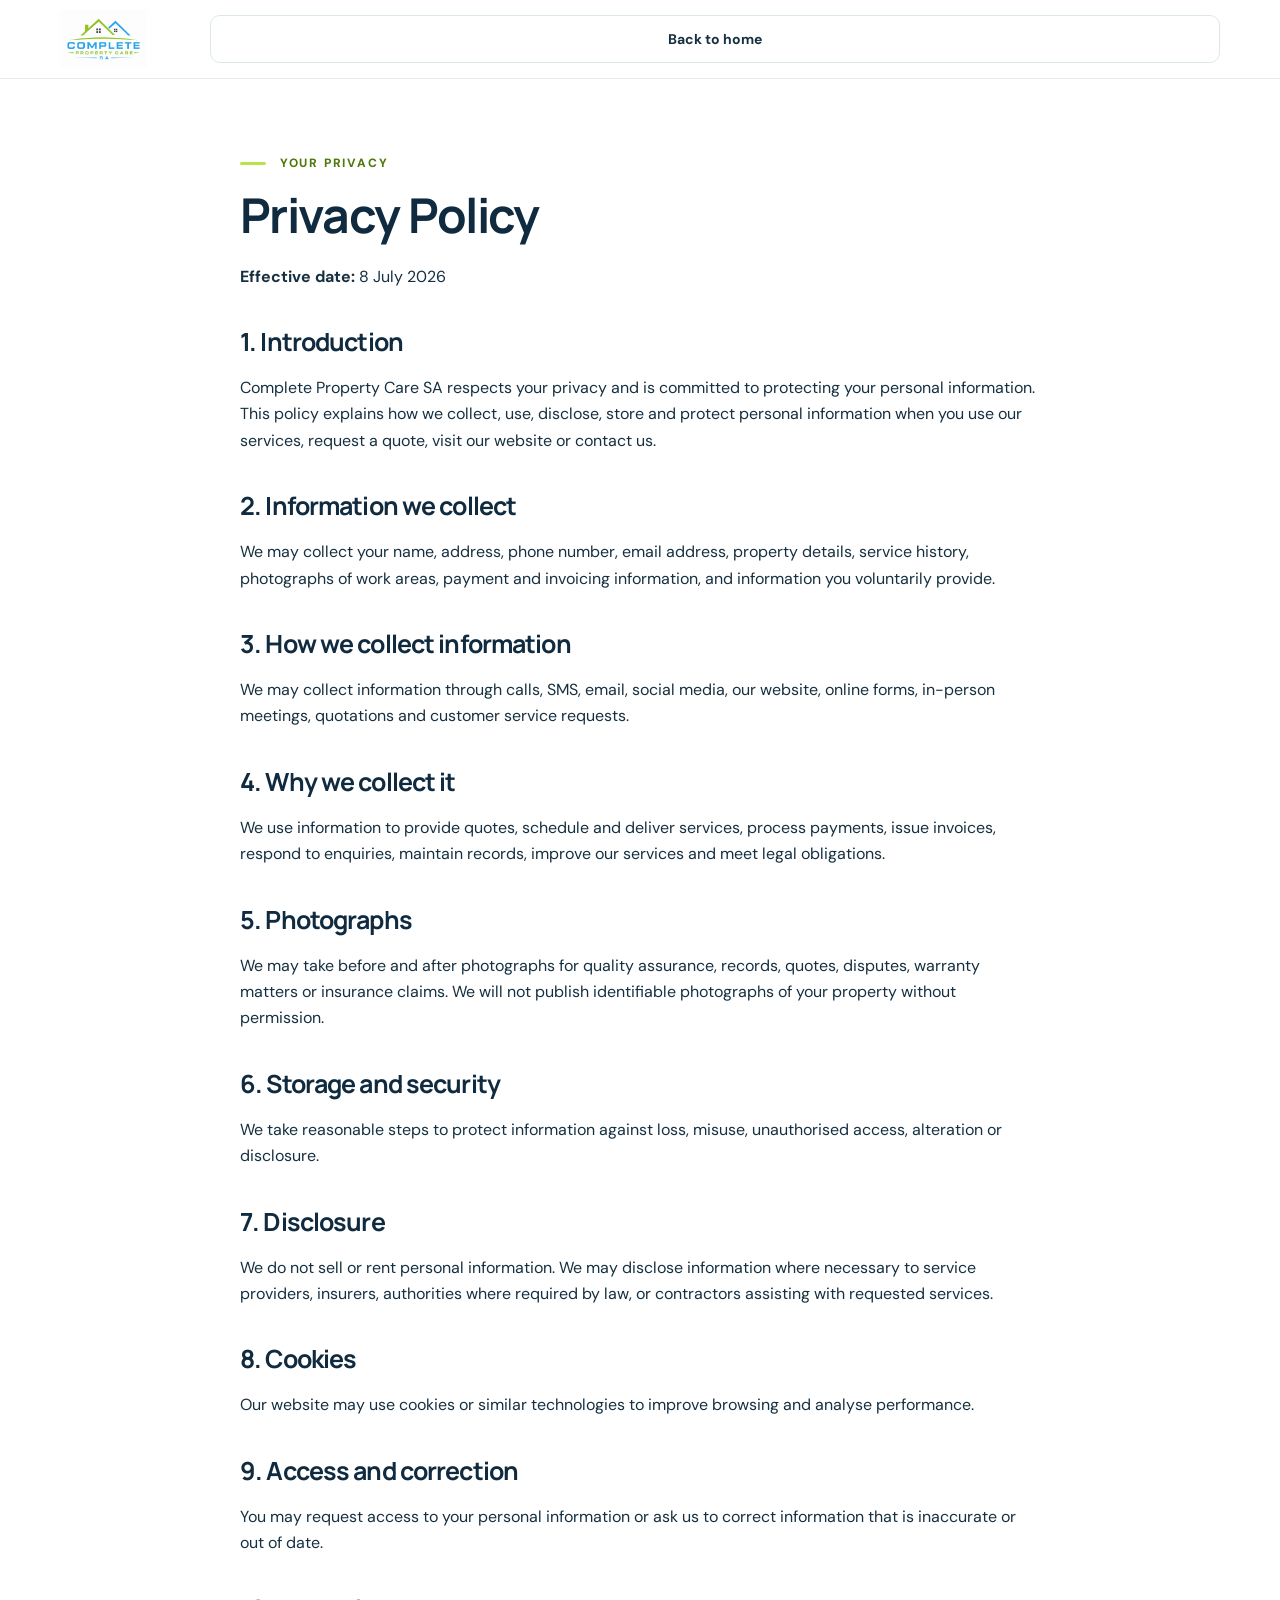
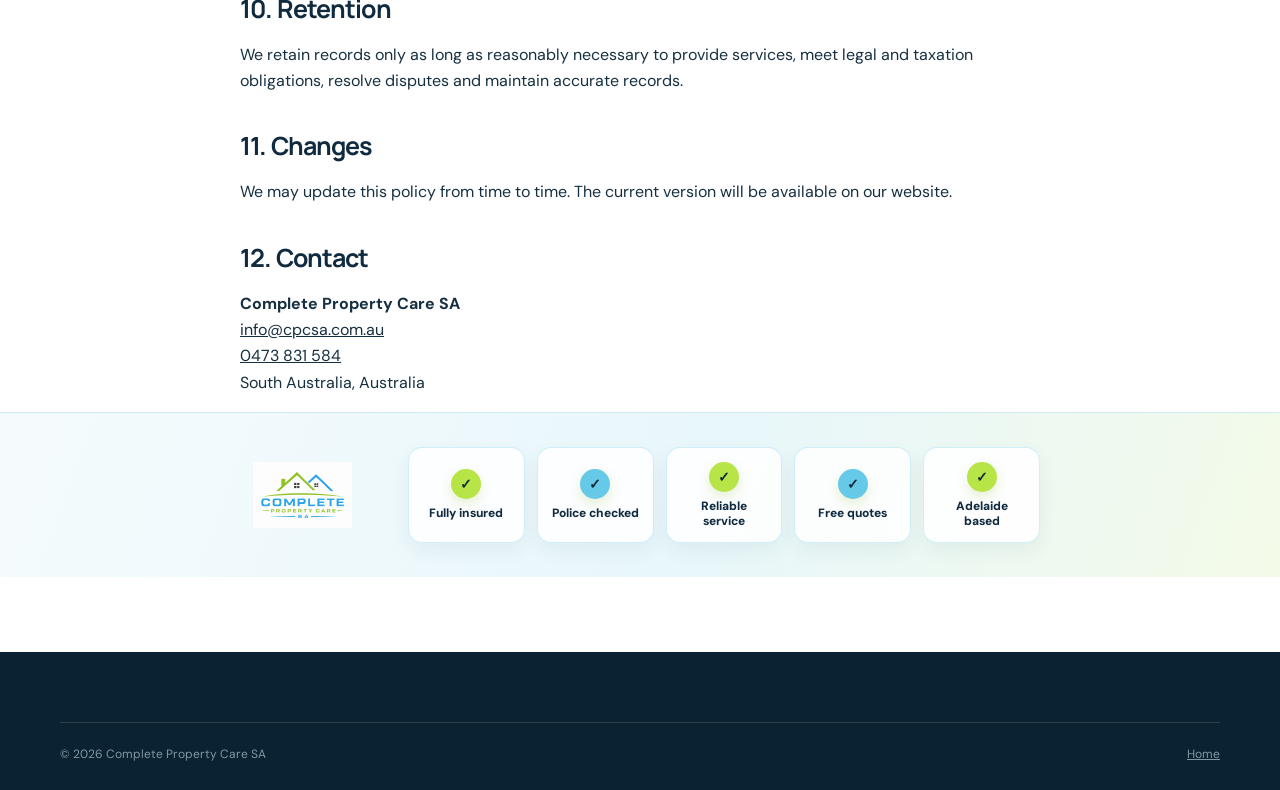
<file: privacy.html>
<!doctype html><html lang="en-AU"><head><meta charset="utf-8"><meta name="viewport" content="width=device-width,initial-scale=1"><title>Privacy Policy | Complete Property Care SA</title><link rel="stylesheet" href="styles.css?v=20260710-5"><script src="script.js" defer></script></head><body><header class="site-header"><div class="container nav-wrap"><a class="brand" href="index.html"><img class="brand-logo" src="assets/cpcsa-logo-web.png" alt="Complete Property Care SA"></a><a class="btn outline" href="index.html">Back to home</a></div></header><main class="legal"><div class="container"><p class="eyebrow"><span></span> Your privacy</p><h1>Privacy Policy</h1><p><strong>Effective date:</strong> 8 July 2026</p><h2>1. Introduction</h2><p>Complete Property Care SA respects your privacy and is committed to protecting your personal information. This policy explains how we collect, use, disclose, store and protect personal information when you use our services, request a quote, visit our website or contact us.</p><h2>2. Information we collect</h2><p>We may collect your name, address, phone number, email address, property details, service history, photographs of work areas, payment and invoicing information, and information you voluntarily provide.</p><h2>3. How we collect information</h2><p>We may collect information through calls, SMS, email, social media, our website, online forms, in-person meetings, quotations and customer service requests.</p><h2>4. Why we collect it</h2><p>We use information to provide quotes, schedule and deliver services, process payments, issue invoices, respond to enquiries, maintain records, improve our services and meet legal obligations.</p><h2>5. Photographs</h2><p>We may take before and after photographs for quality assurance, records, quotes, disputes, warranty matters or insurance claims. We will not publish identifiable photographs of your property without permission.</p><h2>6. Storage and security</h2><p>We take reasonable steps to protect information against loss, misuse, unauthorised access, alteration or disclosure.</p><h2>7. Disclosure</h2><p>We do not sell or rent personal information. We may disclose information where necessary to service providers, insurers, authorities where required by law, or contractors assisting with requested services.</p><h2>8. Cookies</h2><p>Our website may use cookies or similar technologies to improve browsing and analyse performance.</p><h2>9. Access and correction</h2><p>You may request access to your personal information or ask us to correct information that is inaccurate or out of date.</p><h2>10. Retention</h2><p>We retain records only as long as reasonably necessary to provide services, meet legal and taxation obligations, resolve disputes and maintain accurate records.</p><h2>11. Changes</h2><p>We may update this policy from time to time. The current version will be available on our website.</p><h2>12. Contact</h2><p><strong>Complete Property Care SA</strong><br><a href="mailto:info@cpcsa.com.au">info@cpcsa.com.au</a><br><a href="tel:0473831584">0473 831 584</a><br>South Australia, Australia</p></div><section class="trust-brand-band" aria-label="Why choose Complete Property Care SA"><div class="container trust-brand-inner"><img class="trust-mini-logo" src="assets/cpcsa-main-logo.png" alt="Complete Property Care SA"><div class="trust-points"><div class="trust-point"><span>&#10003;</span>Fully insured</div><div class="trust-point"><span>&#10003;</span>Police checked</div><div class="trust-point"><span>&#10003;</span>Reliable service</div><div class="trust-point"><span>&#10003;</span>Free quotes</div><div class="trust-point"><span>&#10003;</span>Adelaide based</div></div></div></section></main><footer class="footer"><div class="container footer-bottom" style="margin-top:0"><span>© 2026 Complete Property Care SA</span><a href="index.html">Home</a></div></footer></body></html>
</file>
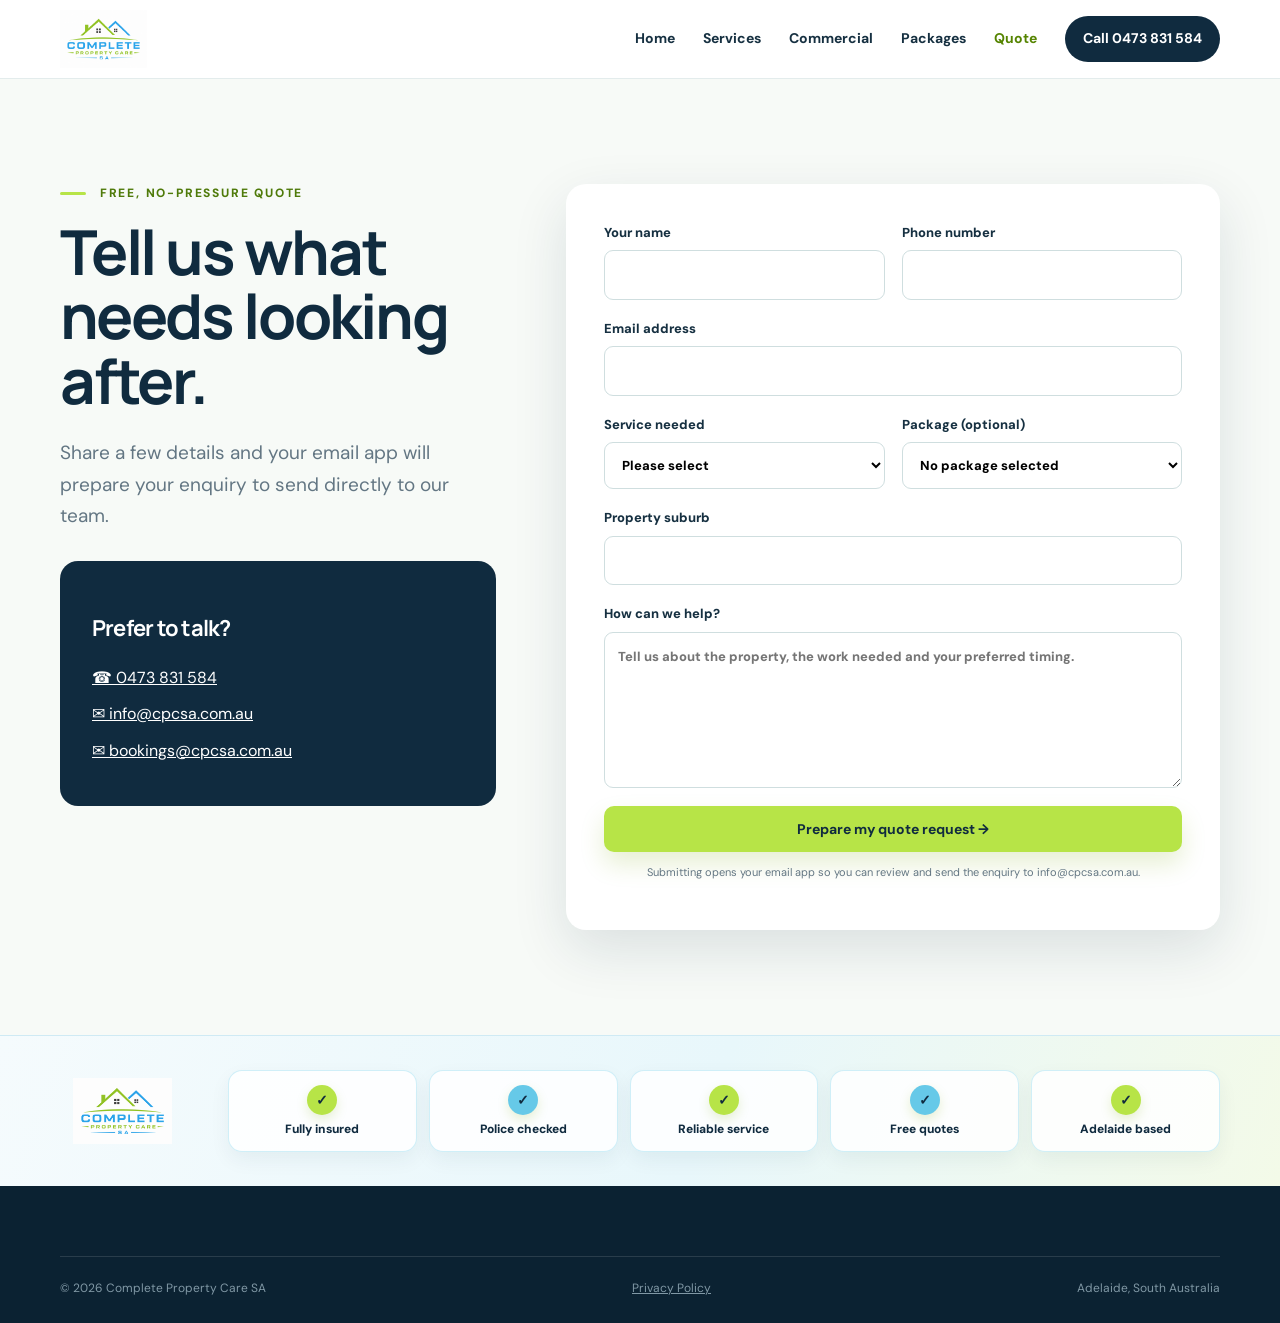
<file: quote.html>
<!doctype html><html lang="en-AU"><head><meta charset="utf-8"><meta name="viewport" content="width=device-width,initial-scale=1"><meta name="description" content="Request a free property care quote from Complete Property Care SA."><title>Request a Quote | Complete Property Care SA</title><link rel="stylesheet" href="styles.css?v=20260710-5"><script src="script.js" defer></script></head><body class="quote-page">
<header class="site-header"><div class="container nav-wrap"><a class="brand" href="index.html"><img class="brand-logo" src="assets/cpcsa-logo-web.png" alt="Complete Property Care SA"></a><button class="menu-toggle" aria-expanded="false" aria-controls="main-nav"><span></span><span></span><span></span><span class="sr-only">Menu</span></button><nav id="main-nav" class="nav"><a href="index.html">Home</a><a href="services.html">Services</a><a href="commercial.html">Commercial</a><a href="packages-pricing.html">Packages</a><a class="active" href="quote.html">Quote</a><a class="nav-cta" href="tel:0473831584">Call 0473 831 584</a></nav></div></header>
<main><section class="section"><div class="container quote-grid"><div><p class="eyebrow"><span></span> Free, no-pressure quote</p><h1 style="font-size:clamp(42px,6vw,62px)">Tell us what needs looking after.</h1><p class="hero-text">Share a few details and your email app will prepare your enquiry to send directly to our team.</p><div class="contact-card"><h3 style="color:white">Prefer to talk?</h3><a href="tel:0473831584">☎ 0473 831 584</a><a href="mailto:info@cpcsa.com.au">✉ info@cpcsa.com.au</a><a href="mailto:bookings@cpcsa.com.au">✉ bookings@cpcsa.com.au</a></div></div>
<form class="quote-form" action="mailto:info@cpcsa.com.au" method="post" enctype="text/plain"><div class="form-row"><label>Your name<input type="text" name="Name" autocomplete="name" required></label><label>Phone number<input type="tel" name="Phone" autocomplete="tel" required></label></div><label>Email address<input type="email" name="Email" autocomplete="email" required></label><div class="form-row"><label>Service needed<select id="service" name="Service" required><option value="">Please select</option><option>Home Care</option><option>Lawn & Garden</option><option>Exterior Property Care</option><option>Property Support</option><option>Multiple services</option><option>Commercial services</option></select></label><label>Package (optional)<select id="package" name="Package"><option value="">No package selected</option><option>Home Balance</option><option>Home Essentials</option><option>Property Plus</option></select></label></div><label>Property suburb<input type="text" name="Suburb" autocomplete="address-level2"></label><label>How can we help?<textarea name="Details" rows="6" placeholder="Tell us about the property, the work needed and your preferred timing." required></textarea></label><button class="btn primary" type="submit">Prepare my quote request →</button><p class="fine-print">Submitting opens your email app so you can review and send the enquiry to info@cpcsa.com.au.</p></form></div></section><section class="trust-brand-band" aria-label="Why choose Complete Property Care SA"><div class="container trust-brand-inner"><img class="trust-mini-logo" src="assets/cpcsa-main-logo.png" alt="Complete Property Care SA"><div class="trust-points"><div class="trust-point"><span>&#10003;</span>Fully insured</div><div class="trust-point"><span>&#10003;</span>Police checked</div><div class="trust-point"><span>&#10003;</span>Reliable service</div><div class="trust-point"><span>&#10003;</span>Free quotes</div><div class="trust-point"><span>&#10003;</span>Adelaide based</div></div></div></section></main>
<footer class="footer"><div class="container footer-bottom" style="margin-top:0"><span>© 2026 Complete Property Care SA</span><a href="privacy.html">Privacy Policy</a><span>Adelaide, South Australia</span></div></footer></body></html>
</file>
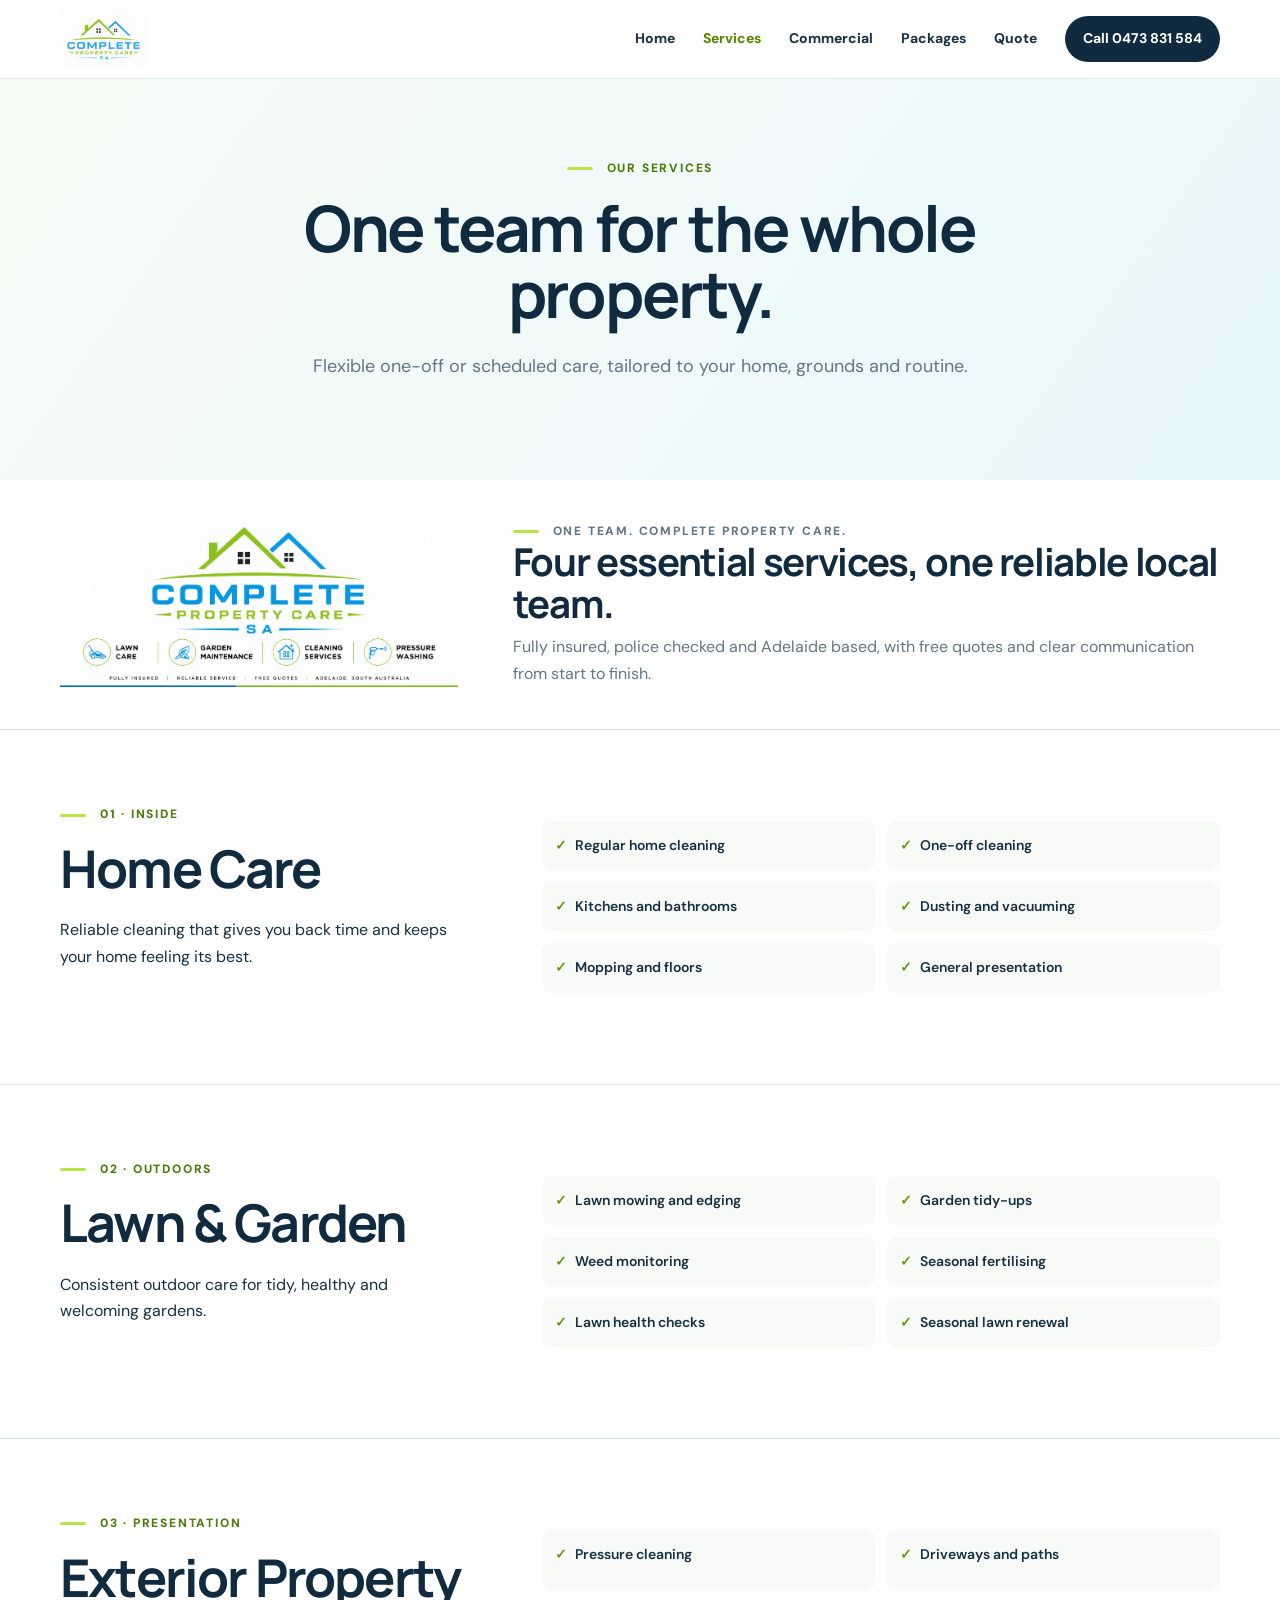
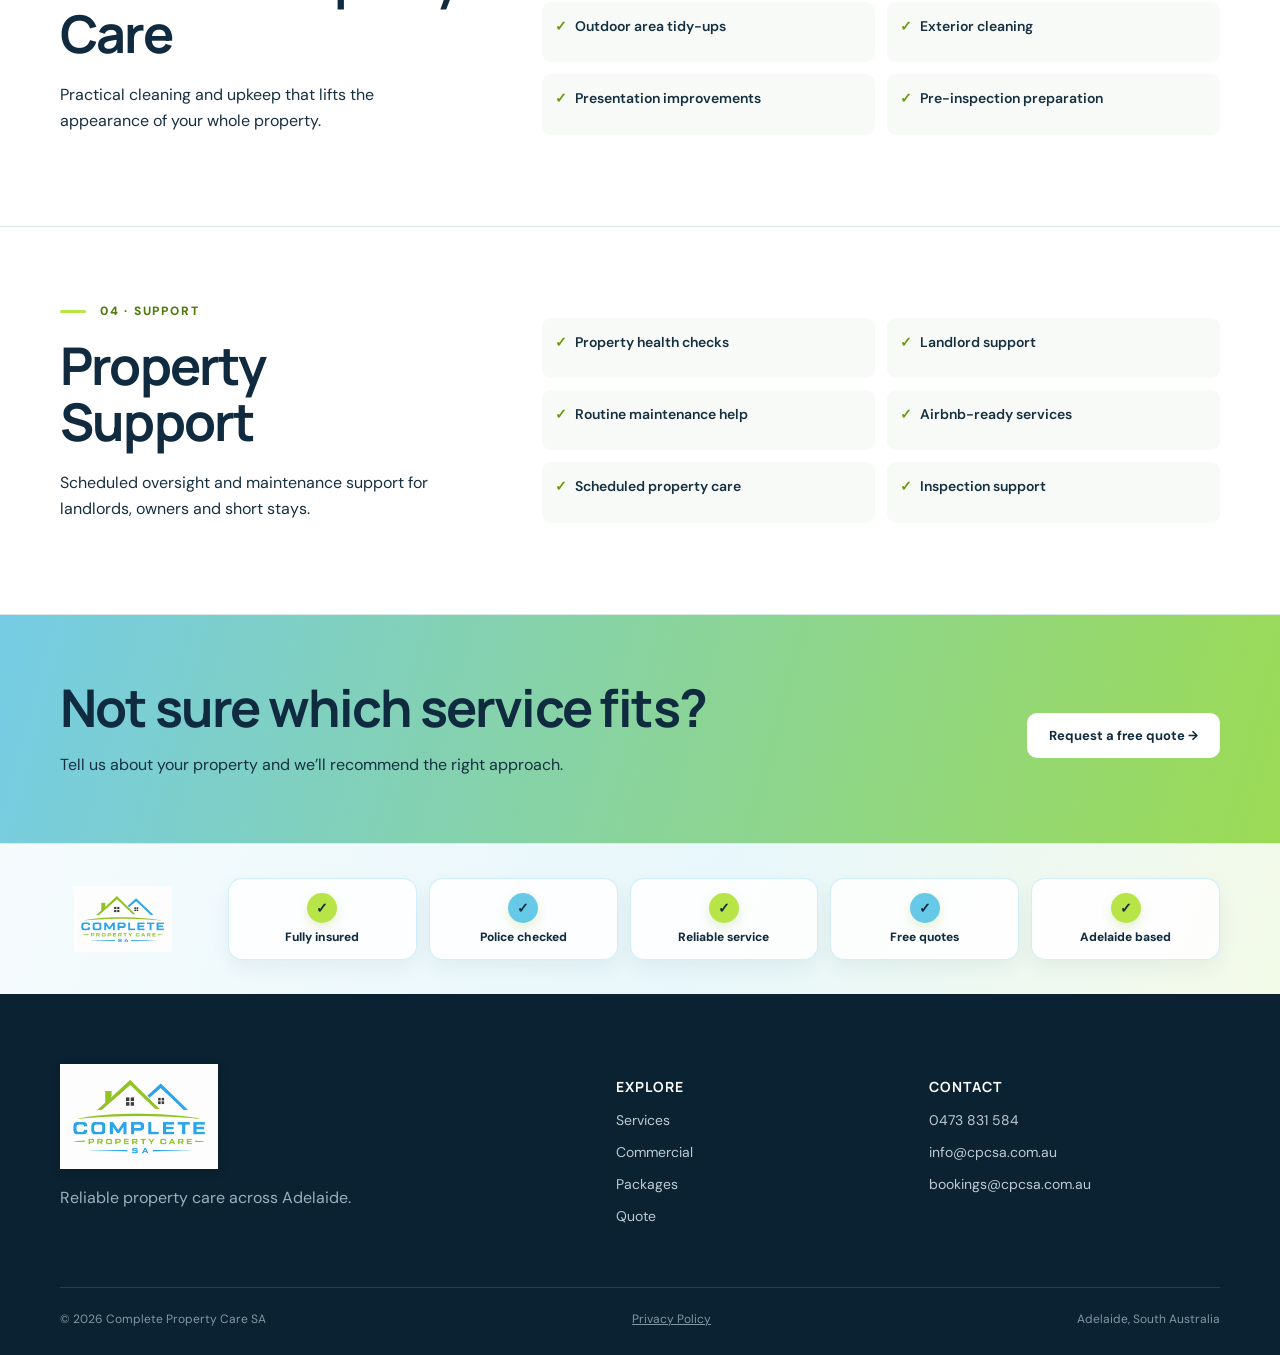
<file: services.html>
<!doctype html><html lang="en-AU"><head><meta charset="utf-8"><meta name="viewport" content="width=device-width,initial-scale=1"><meta name="description" content="Cleaning, lawn, garden, exterior and property support services across Adelaide."><title>Services | Complete Property Care SA</title><link rel="stylesheet" href="styles.css?v=20260710-5"><script src="script.js" defer></script></head><body>
<header class="site-header"><div class="container nav-wrap"><a class="brand" href="index.html"><img class="brand-logo" src="assets/cpcsa-logo-web.png" alt="Complete Property Care SA"></a><button class="menu-toggle" aria-expanded="false" aria-controls="main-nav"><span></span><span></span><span></span><span class="sr-only">Menu</span></button><nav id="main-nav" class="nav"><a href="index.html">Home</a><a class="active" href="services.html">Services</a><a href="commercial.html">Commercial</a><a href="packages-pricing.html">Packages</a><a href="quote.html">Quote</a><a class="nav-cta" href="tel:0473831584">Call 0473 831 584</a></nav></div></header>
<main><section class="page-hero"><div class="container"><p class="eyebrow"><span></span> Our services</p><h1>One team for the whole property.</h1><p>Flexible one-off or scheduled care, tailored to your home, grounds and routine.</p></div></section>
<section class="brand-showcase"><div class="container brand-showcase-inner"><img src="assets/cpcsa-services-inclusive.png" alt="Complete Property Care SA services: lawn care, garden maintenance, cleaning services and pressure washing"><div class="brand-showcase-copy"><p class="eyebrow"><span></span> One team. Complete property care.</p><h2>Four essential services, one reliable local team.</h2><p>Fully insured, police checked and Adelaide based, with free quotes and clear communication from start to finish.</p></div></div></section><section id="home-care" class="detail-section"><div class="container detail-grid"><div><p class="eyebrow"><span></span> 01 · Inside</p><h2>Home Care</h2><p>Reliable cleaning that gives you back time and keeps your home feeling its best.</p></div><ul class="detail-list"><li>Regular home cleaning</li><li>One-off cleaning</li><li>Kitchens and bathrooms</li><li>Dusting and vacuuming</li><li>Mopping and floors</li><li>General presentation</li></ul></div></section>
<section id="lawn-garden" class="detail-section"><div class="container detail-grid"><div><p class="eyebrow"><span></span> 02 · Outdoors</p><h2>Lawn & Garden</h2><p>Consistent outdoor care for tidy, healthy and welcoming gardens.</p></div><ul class="detail-list"><li>Lawn mowing and edging</li><li>Garden tidy-ups</li><li>Weed monitoring</li><li>Seasonal fertilising</li><li>Lawn health checks</li><li>Seasonal lawn renewal</li></ul></div></section>
<section id="exterior" class="detail-section"><div class="container detail-grid"><div><p class="eyebrow"><span></span> 03 · Presentation</p><h2>Exterior Property Care</h2><p>Practical cleaning and upkeep that lifts the appearance of your whole property.</p></div><ul class="detail-list"><li>Pressure cleaning</li><li>Driveways and paths</li><li>Outdoor area tidy-ups</li><li>Exterior cleaning</li><li>Presentation improvements</li><li>Pre-inspection preparation</li></ul></div></section>
<section id="property" class="detail-section"><div class="container detail-grid"><div><p class="eyebrow"><span></span> 04 · Support</p><h2>Property Support</h2><p>Scheduled oversight and maintenance support for landlords, owners and short stays.</p></div><ul class="detail-list"><li>Property health checks</li><li>Landlord support</li><li>Routine maintenance help</li><li>Airbnb-ready services</li><li>Scheduled property care</li><li>Inspection support</li></ul></div></section>
<section class="cta-section"><div class="container cta"><div><h2>Not sure which service fits?</h2><p>Tell us about your property and we’ll recommend the right approach.</p></div><div class="cta-actions"><a class="btn white" href="quote.html">Request a free quote →</a></div></div></section><section class="trust-brand-band" aria-label="Why choose Complete Property Care SA"><div class="container trust-brand-inner"><img class="trust-mini-logo" src="assets/cpcsa-main-logo.png" alt="Complete Property Care SA"><div class="trust-points"><div class="trust-point"><span>&#10003;</span>Fully insured</div><div class="trust-point"><span>&#10003;</span>Police checked</div><div class="trust-point"><span>&#10003;</span>Reliable service</div><div class="trust-point"><span>&#10003;</span>Free quotes</div><div class="trust-point"><span>&#10003;</span>Adelaide based</div></div></div></section></main>
<footer class="footer"><div class="container footer-top"><div class="footer-brand"><a class="brand" href="index.html"><img class="brand-logo footer-logo" src="assets/cpcsa-logo-web.png" alt="Complete Property Care SA"></a><p>Reliable property care across Adelaide.</p></div><div><h3>Explore</h3><a href="services.html">Services</a><a href="commercial.html">Commercial</a><a href="packages-pricing.html">Packages</a><a href="quote.html">Quote</a></div><div><h3>Contact</h3><a href="tel:0473831584">0473 831 584</a><a href="mailto:info@cpcsa.com.au">info@cpcsa.com.au</a><a href="mailto:bookings@cpcsa.com.au">bookings@cpcsa.com.au</a></div></div><div class="container footer-bottom"><span>© 2026 Complete Property Care SA</span><a href="privacy.html">Privacy Policy</a><span>Adelaide, South Australia</span></div></footer></body></html>
</file>
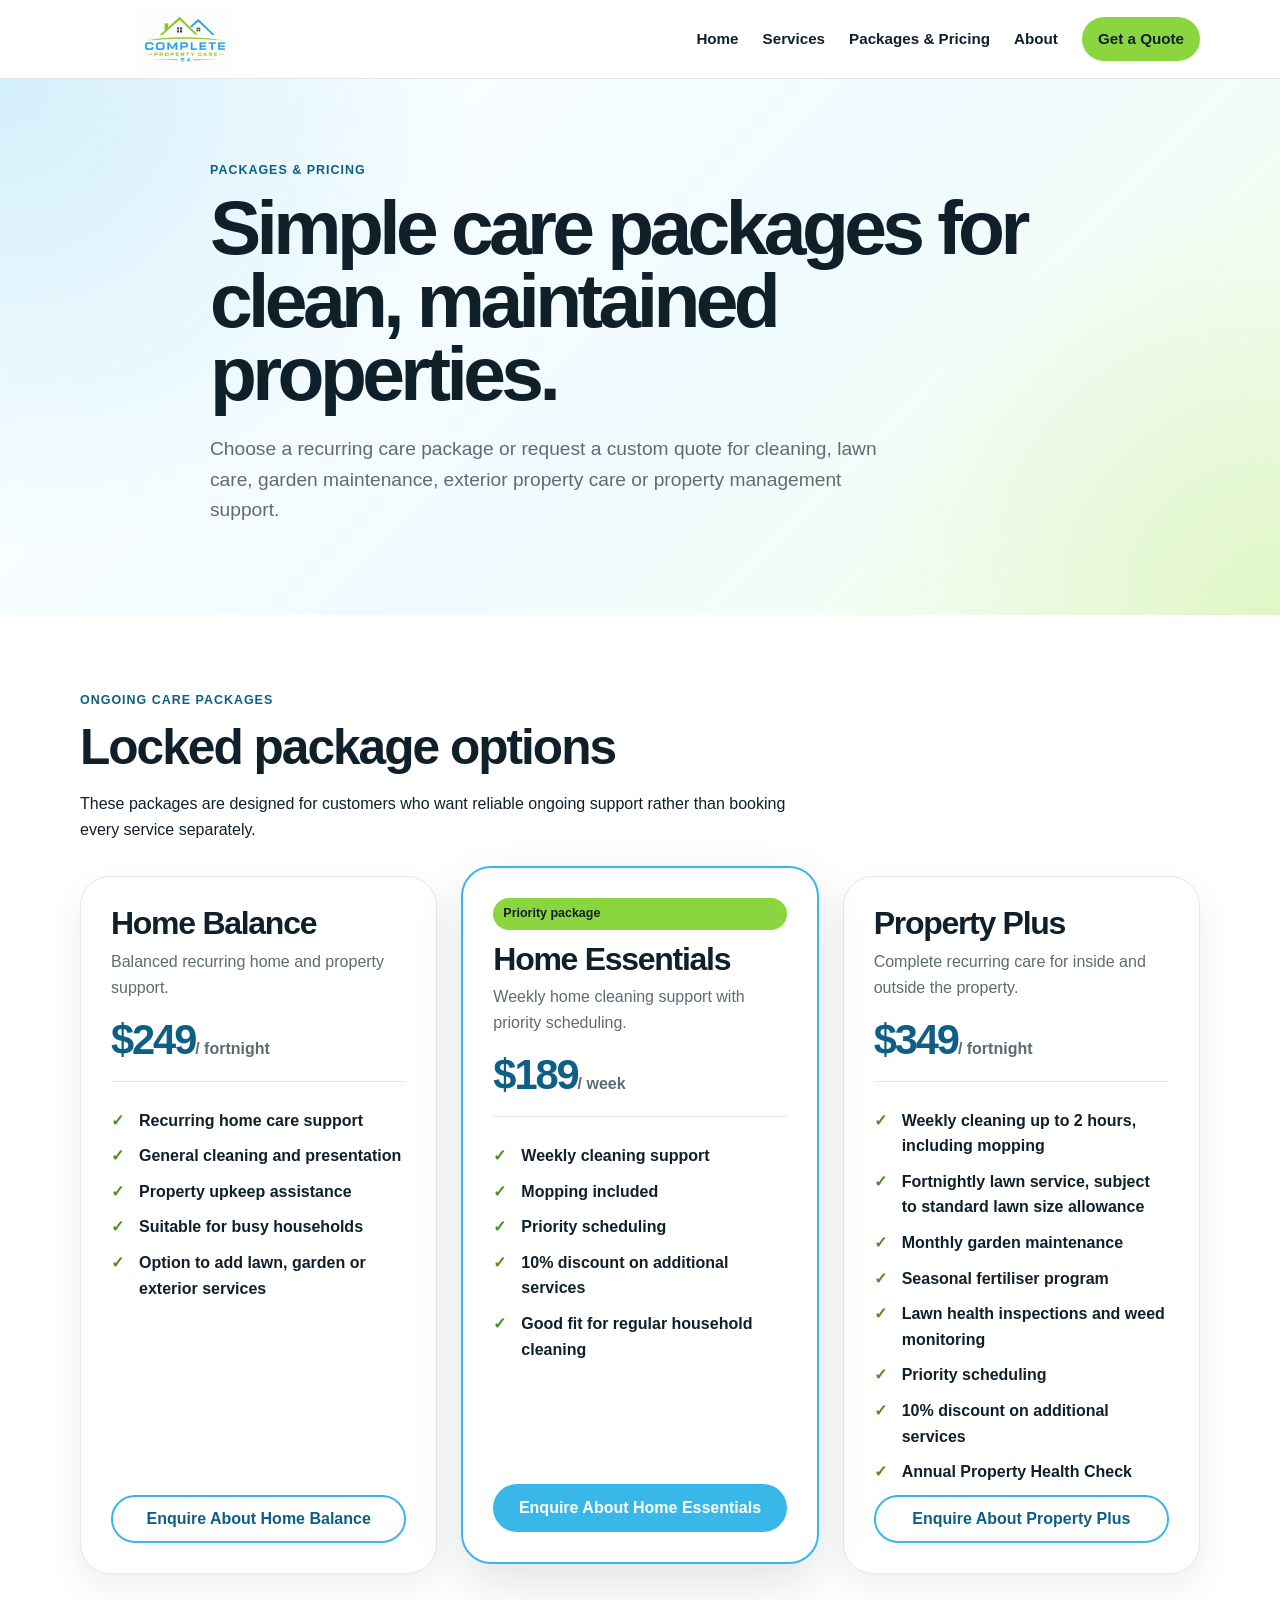
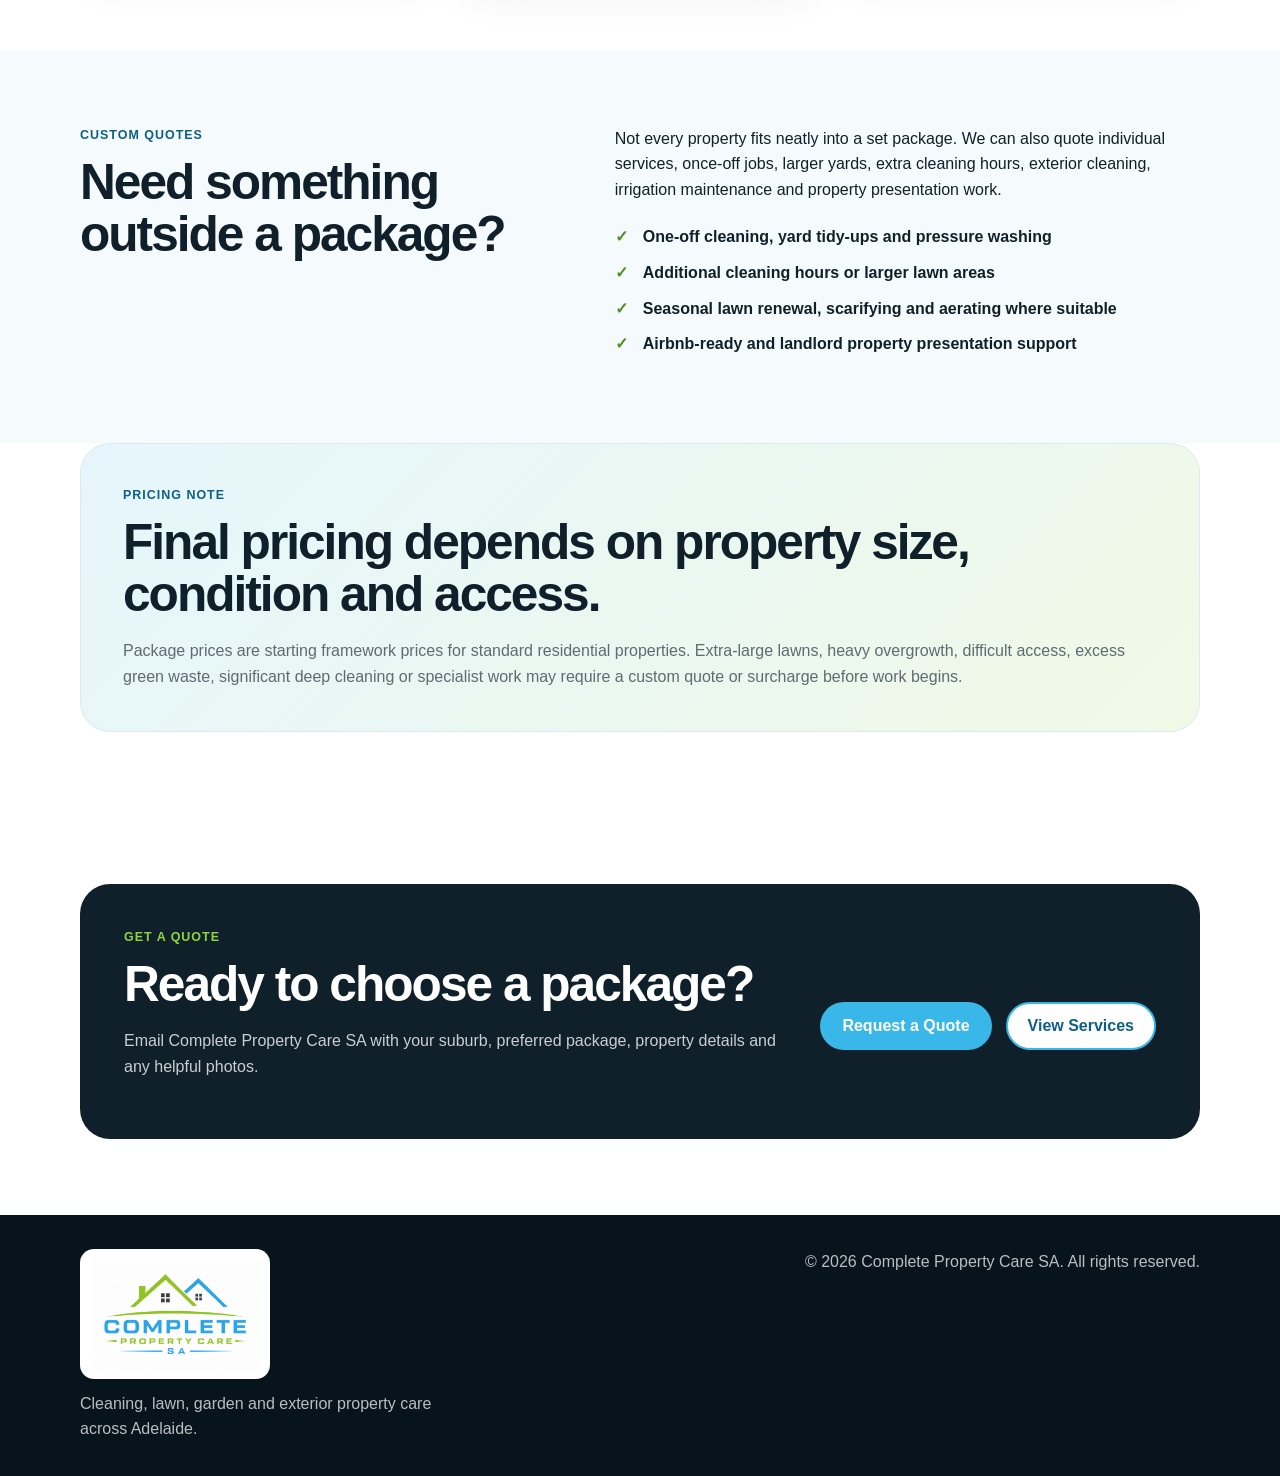
<file: cpcsa-website/packages-pricing.html>
<!DOCTYPE html>
<html lang="en-AU">
<head>
  <meta charset="UTF-8" />
  <meta name="viewport" content="width=device-width, initial-scale=1.0" />
  <title>Packages & Pricing | Complete Property Care SA</title>
  <meta name="description" content="View Complete Property Care SA packages and pricing for home cleaning, lawn care, garden maintenance and ongoing property care across Adelaide." />
  <link rel="icon" type="image/png" href="assets/favicon-32.png" />
  <link rel="apple-touch-icon" href="assets/apple-touch-icon.png" />
  <link rel="stylesheet" href="styles.css" />
</head>
<body>
  <header class="site-header">
    <div class="container nav-wrap">
      <a class="brand logo-brand" href="index.html" aria-label="Complete Property Care SA home">
        <img src="assets/cpcsa-logo-web.png" alt="Complete Property Care SA logo" class="site-logo" />
      </a>

      <nav class="main-nav" aria-label="Main navigation">
        <a href="index.html">Home</a>
        <a href="services.html">Services</a>
        <a href="packages-pricing.html">Packages & Pricing</a>
        <a href="index.html#about">About</a>
        <a class="nav-cta" href="#contact">Get a Quote</a>
      </nav>
    </div>
  </header>

  <main>
    <section class="page-hero pricing-hero">
      <div class="container page-hero-inner">
        <p class="eyebrow">Packages & pricing</p>
        <h1>Simple care packages for clean, maintained properties.</h1>
        <p class="hero-text">Choose a recurring care package or request a custom quote for cleaning, lawn care, garden maintenance, exterior property care or property management support.</p>
      </div>
    </section>

    <section class="section pricing-section">
      <div class="container">
        <div class="section-heading">
          <p class="eyebrow">Ongoing care packages</p>
          <h2>Locked package options</h2>
          <p>These packages are designed for customers who want reliable ongoing support rather than booking every service separately.</p>
        </div>

        <div class="pricing-grid">
          <article class="pricing-card">
            <div class="pricing-top">
              <h2>Home Balance</h2>
              <p class="pricing-subtitle">Balanced recurring home and property support.</p>
              <p class="pricing-price">$249<span>/ fortnight</span></p>
            </div>
            <ul class="check-list">
              <li>Recurring home care support</li>
              <li>General cleaning and presentation</li>
              <li>Property upkeep assistance</li>
              <li>Suitable for busy households</li>
              <li>Option to add lawn, garden or exterior services</li>
            </ul>
            <a class="button secondary full-button" href="mailto:info@cpcsa.com.au?subject=Home%20Balance%20Package%20Quote">Enquire About Home Balance</a>
          </article>

          <article class="pricing-card highlighted-pricing">
            <p class="badge">Priority package</p>
            <div class="pricing-top">
              <h2>Home Essentials</h2>
              <p class="pricing-subtitle">Weekly home cleaning support with priority scheduling.</p>
              <p class="pricing-price">$189<span>/ week</span></p>
            </div>
            <ul class="check-list">
              <li>Weekly cleaning support</li>
              <li>Mopping included</li>
              <li>Priority scheduling</li>
              <li>10% discount on additional services</li>
              <li>Good fit for regular household cleaning</li>
            </ul>
            <a class="button primary full-button" href="mailto:info@cpcsa.com.au?subject=Home%20Essentials%20Package%20Quote">Enquire About Home Essentials</a>
          </article>

          <article class="pricing-card">
            <div class="pricing-top">
              <h2>Property Plus</h2>
              <p class="pricing-subtitle">Complete recurring care for inside and outside the property.</p>
              <p class="pricing-price">$349<span>/ fortnight</span></p>
            </div>
            <ul class="check-list">
              <li>Weekly cleaning up to 2 hours, including mopping</li>
              <li>Fortnightly lawn service, subject to standard lawn size allowance</li>
              <li>Monthly garden maintenance</li>
              <li>Seasonal fertiliser program</li>
              <li>Lawn health inspections and weed monitoring</li>
              <li>Priority scheduling</li>
              <li>10% discount on additional services</li>
              <li>Annual Property Health Check</li>
            </ul>
            <a class="button secondary full-button" href="mailto:info@cpcsa.com.au?subject=Property%20Plus%20Package%20Quote">Enquire About Property Plus</a>
          </article>
        </div>
      </div>
    </section>

    <section class="section inclusions-section">
      <div class="container two-col">
        <div>
          <p class="eyebrow">Custom quotes</p>
          <h2>Need something outside a package?</h2>
        </div>
        <div>
          <p>Not every property fits neatly into a set package. We can also quote individual services, once-off jobs, larger yards, extra cleaning hours, exterior cleaning, irrigation maintenance and property presentation work.</p>
          <ul class="check-list">
            <li>One-off cleaning, yard tidy-ups and pressure washing</li>
            <li>Additional cleaning hours or larger lawn areas</li>
            <li>Seasonal lawn renewal, scarifying and aerating where suitable</li>
            <li>Airbnb-ready and landlord property presentation support</li>
          </ul>
        </div>
      </div>
    </section>

    <section class="section pricing-note-section">
      <div class="container note-card">
        <p class="eyebrow">Pricing note</p>
        <h2>Final pricing depends on property size, condition and access.</h2>
        <p>Package prices are starting framework prices for standard residential properties. Extra-large lawns, heavy overgrowth, difficult access, excess green waste, significant deep cleaning or specialist work may require a custom quote or surcharge before work begins.</p>
      </div>
    </section>

    <section class="section contact-section" id="contact">
      <div class="container contact-card">
        <div>
          <p class="eyebrow">Get a quote</p>
          <h2>Ready to choose a package?</h2>
          <p>Email Complete Property Care SA with your suburb, preferred package, property details and any helpful photos.</p>
        </div>
        <div class="contact-actions">
          <a class="button primary" href="quote.html">Request a Quote</a>
          <a class="button secondary" href="services.html">View Services</a>
        </div>
      </div>
    </section>
  </main>

  <footer class="site-footer">
    <div class="container footer-grid">
      <div class="footer-brand">
        <img src="assets/cpcsa-logo-web.png" alt="Complete Property Care SA logo" class="footer-logo" />
        <p>Cleaning, lawn, garden and exterior property care across Adelaide.</p>
      </div>
      <div>
        <p>© 2026 Complete Property Care SA. All rights reserved.</p>
      </div>
    </div>
  </footer>
</body>
</html>
</file>
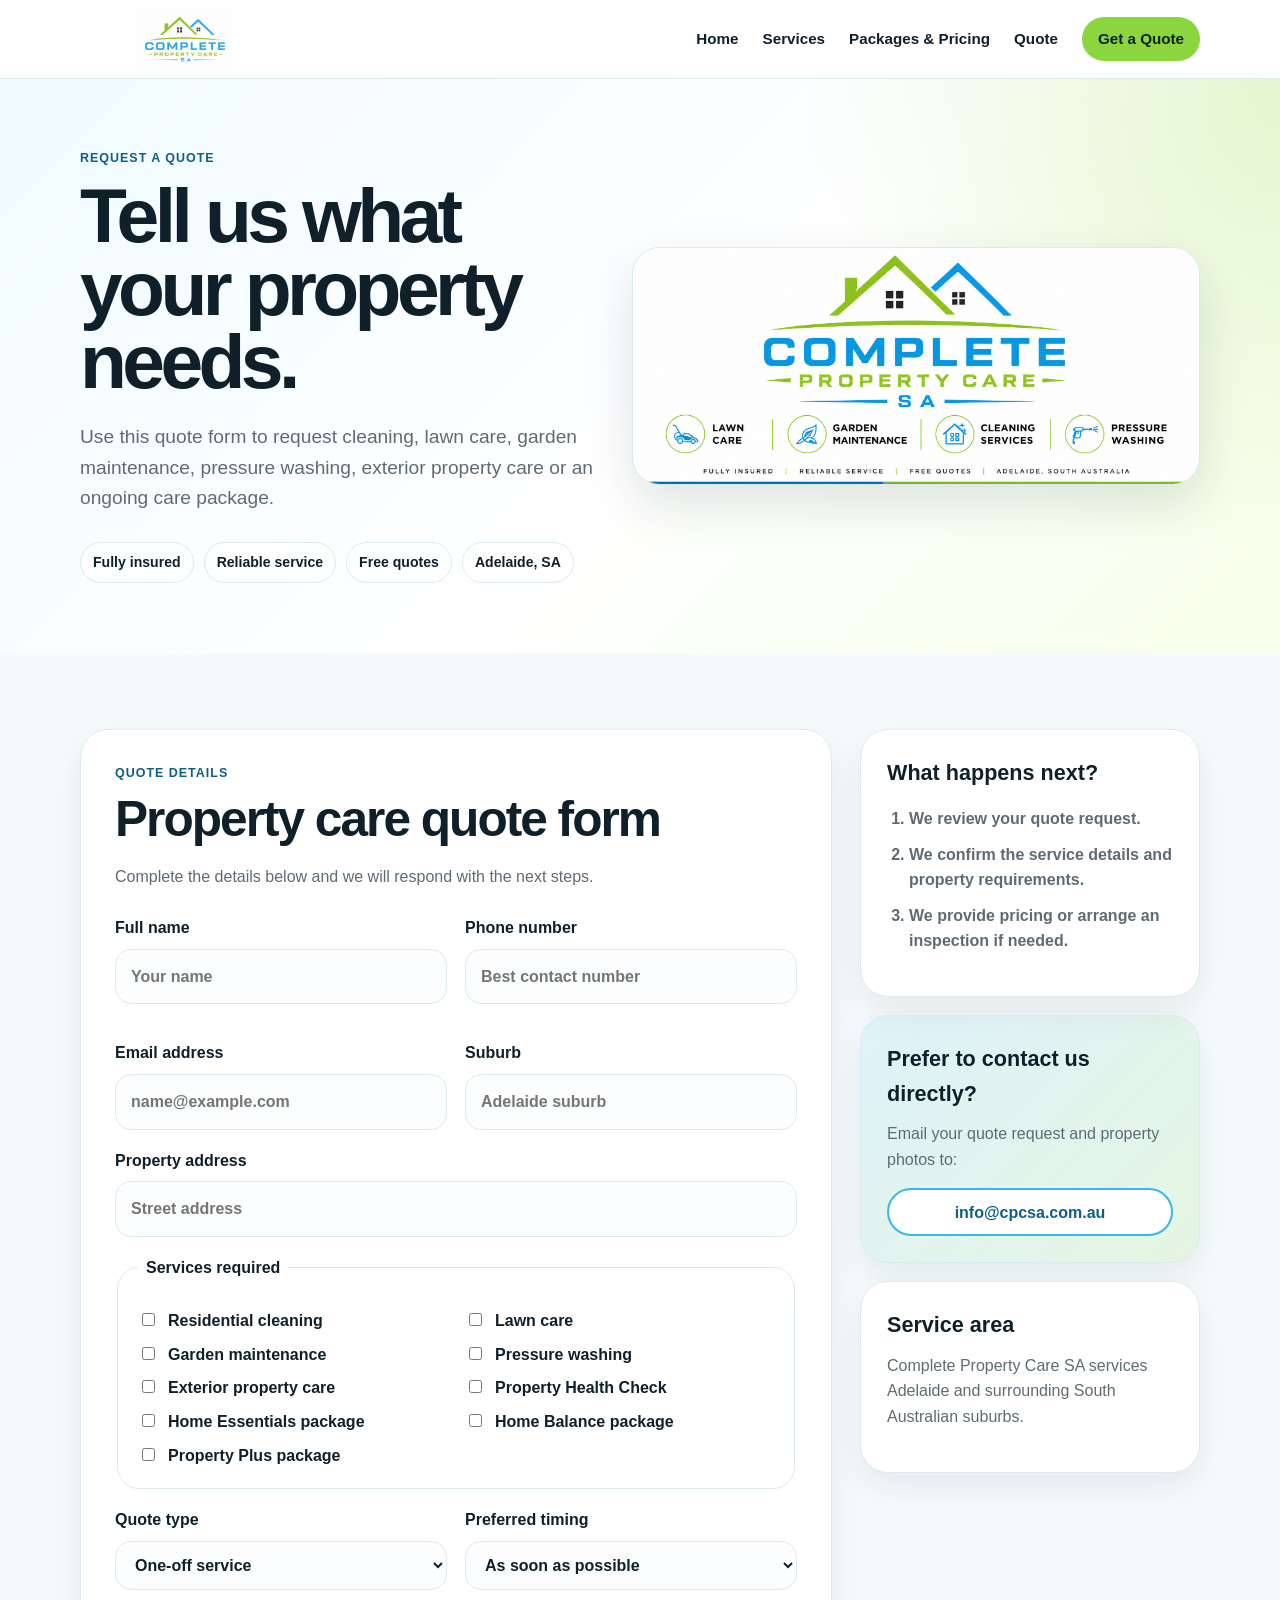
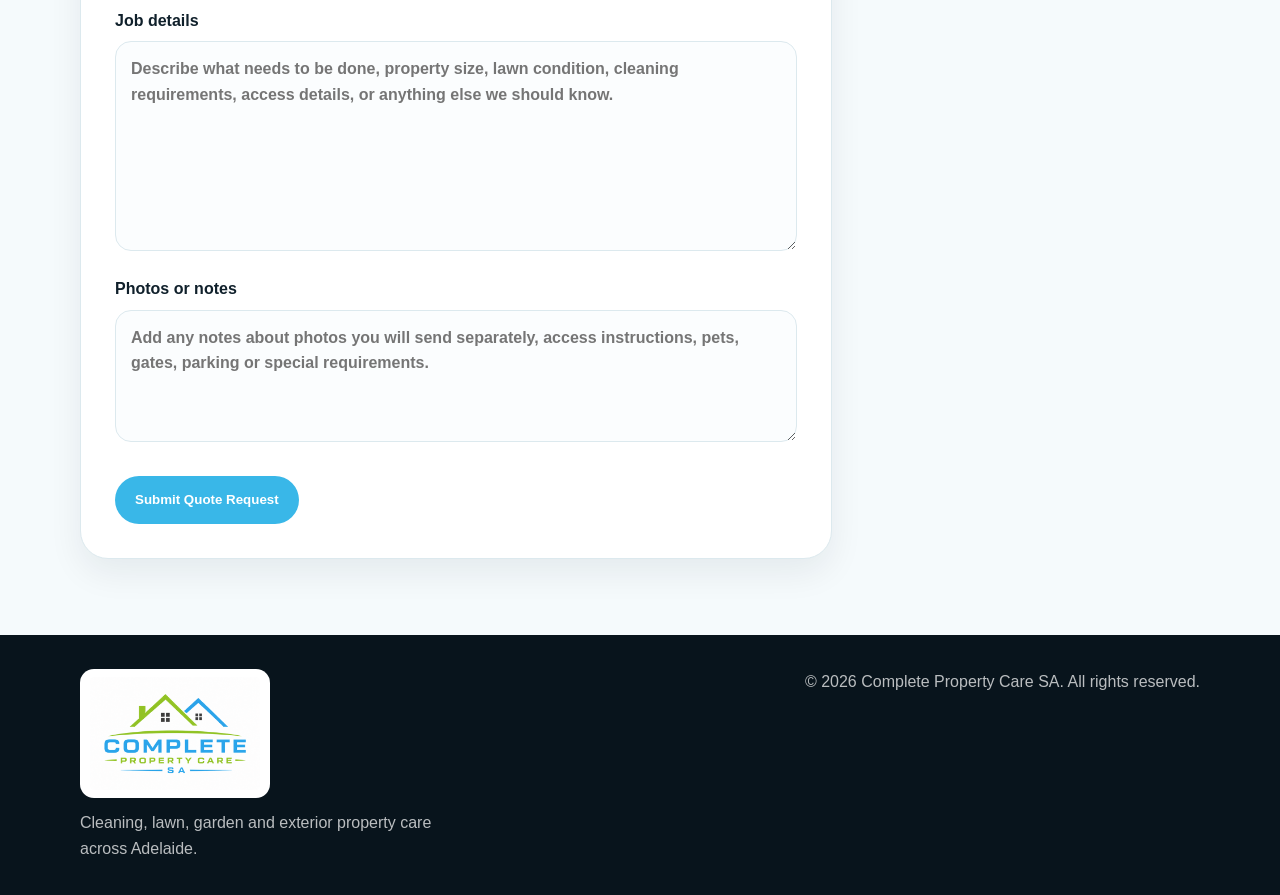
<file: cpcsa-website/quote.html>
<!DOCTYPE html>
<html lang="en-AU">
<head>
  <meta charset="UTF-8" />
  <meta name="viewport" content="width=device-width, initial-scale=1.0" />
  <title>Request a Quote | Complete Property Care SA</title>
  <meta name="description" content="Request a quote from Complete Property Care SA for cleaning, lawn care, garden maintenance, pressure washing and property care services across Adelaide." />
  <link rel="icon" type="image/png" href="assets/favicon-32.png" />
  <link rel="apple-touch-icon" href="assets/apple-touch-icon.png" />
  <link rel="stylesheet" href="styles.css" />
</head>
<body>
  <header class="site-header">
    <div class="container nav-wrap">
      <a class="brand logo-brand" href="index.html" aria-label="Complete Property Care SA home">
        <img src="assets/cpcsa-logo-web.png" alt="Complete Property Care SA logo" class="site-logo" />
      </a>

      <nav class="main-nav" aria-label="Main navigation">
        <a href="index.html">Home</a>
        <a href="services.html">Services</a>
        <a href="packages-pricing.html">Packages & Pricing</a>
        <a href="quote.html">Quote</a>
        <a class="nav-cta" href="quote.html">Get a Quote</a>
      </nav>
    </div>
  </header>

  <main>
    <section class="page-hero quote-hero">
      <div class="container quote-hero-grid">
        <div class="page-hero-inner">
          <p class="eyebrow">Request a quote</p>
          <h1>Tell us what your property needs.</h1>
          <p class="hero-text">Use this quote form to request cleaning, lawn care, garden maintenance, pressure washing, exterior property care or an ongoing care package.</p>
          <div class="trust-row">
            <span>Fully insured</span>
            <span>Reliable service</span>
            <span>Free quotes</span>
            <span>Adelaide, SA</span>
          </div>
        </div>
        <div class="quote-logo-card">
          <img src="assets/cpcsa-services-banner.png" alt="Complete Property Care SA service banner" />
        </div>
      </div>
    </section>

    <section class="section quote-section">
      <div class="container quote-layout">
        <form class="quote-form" action="mailto:info@cpcsa.com.au" method="post" enctype="text/plain">
          <div class="form-section-heading">
            <p class="eyebrow">Quote details</p>
            <h2>Property care quote form</h2>
            <p>Complete the details below and we will respond with the next steps.</p>
          </div>

          <div class="form-grid">
            <label>
              Full name
              <input type="text" name="Full name" placeholder="Your name" required />
            </label>

            <label>
              Phone number
              <input type="tel" name="Phone" placeholder="Best contact number" required />
            </label>

            <label>
              Email address
              <input type="email" name="Email" placeholder="name@example.com" required />
            </label>

            <label>
              Suburb
              <input type="text" name="Suburb" placeholder="Adelaide suburb" required />
            </label>
          </div>

          <label>
            Property address
            <input type="text" name="Property address" placeholder="Street address" />
          </label>

          <fieldset>
            <legend>Services required</legend>
            <div class="checkbox-grid">
              <label><input type="checkbox" name="Services" value="Residential Cleaning" /> Residential cleaning</label>
              <label><input type="checkbox" name="Services" value="Lawn Care" /> Lawn care</label>
              <label><input type="checkbox" name="Services" value="Garden Maintenance" /> Garden maintenance</label>
              <label><input type="checkbox" name="Services" value="Pressure Washing" /> Pressure washing</label>
              <label><input type="checkbox" name="Services" value="Exterior Property Care" /> Exterior property care</label>
              <label><input type="checkbox" name="Services" value="Property Health Check" /> Property Health Check</label>
              <label><input type="checkbox" name="Services" value="Home Essentials" /> Home Essentials package</label>
              <label><input type="checkbox" name="Services" value="Home Balance" /> Home Balance package</label>
              <label><input type="checkbox" name="Services" value="Property Plus" /> Property Plus package</label>
            </div>
          </fieldset>

          <div class="form-grid">
            <label>
              Quote type
              <select name="Quote type">
                <option value="One-off service">One-off service</option>
                <option value="Regular ongoing service">Regular ongoing service</option>
                <option value="Package enquiry">Package enquiry</option>
                <option value="Not sure yet">Not sure yet</option>
              </select>
            </label>

            <label>
              Preferred timing
              <select name="Preferred timing">
                <option value="As soon as possible">As soon as possible</option>
                <option value="This week">This week</option>
                <option value="Next week">Next week</option>
                <option value="Flexible">Flexible</option>
              </select>
            </label>
          </div>

          <label>
            Job details
            <textarea name="Job details" rows="7" placeholder="Describe what needs to be done, property size, lawn condition, cleaning requirements, access details, or anything else we should know."></textarea>
          </label>

          <label>
            Photos or notes
            <textarea name="Photos or notes" rows="4" placeholder="Add any notes about photos you will send separately, access instructions, pets, gates, parking or special requirements."></textarea>
          </label>

          <button class="button primary form-submit" type="submit">Submit Quote Request</button>
        </form>

        <aside class="quote-sidebar">
          <div class="sidebar-card">
            <h3>What happens next?</h3>
            <ol class="number-list">
              <li>We review your quote request.</li>
              <li>We confirm the service details and property requirements.</li>
              <li>We provide pricing or arrange an inspection if needed.</li>
            </ol>
          </div>

          <div class="sidebar-card accent-card">
            <h3>Prefer to contact us directly?</h3>
            <p>Email your quote request and property photos to:</p>
            <a class="button secondary full-button" href="mailto:info@cpcsa.com.au">info@cpcsa.com.au</a>
          </div>

          <div class="sidebar-card">
            <h3>Service area</h3>
            <p>Complete Property Care SA services Adelaide and surrounding South Australian suburbs.</p>
          </div>
        </aside>
      </div>
    </section>
  </main>

  <footer class="site-footer">
    <div class="container footer-grid">
      <div class="footer-brand">
        <img src="assets/cpcsa-logo-web.png" alt="Complete Property Care SA logo" class="footer-logo" />
        <p>Cleaning, lawn, garden and exterior property care across Adelaide.</p>
      </div>
      <div>
        <p>© 2026 Complete Property Care SA. All rights reserved.</p>
      </div>
    </div>
  </footer>
</body>
</html>
</file>
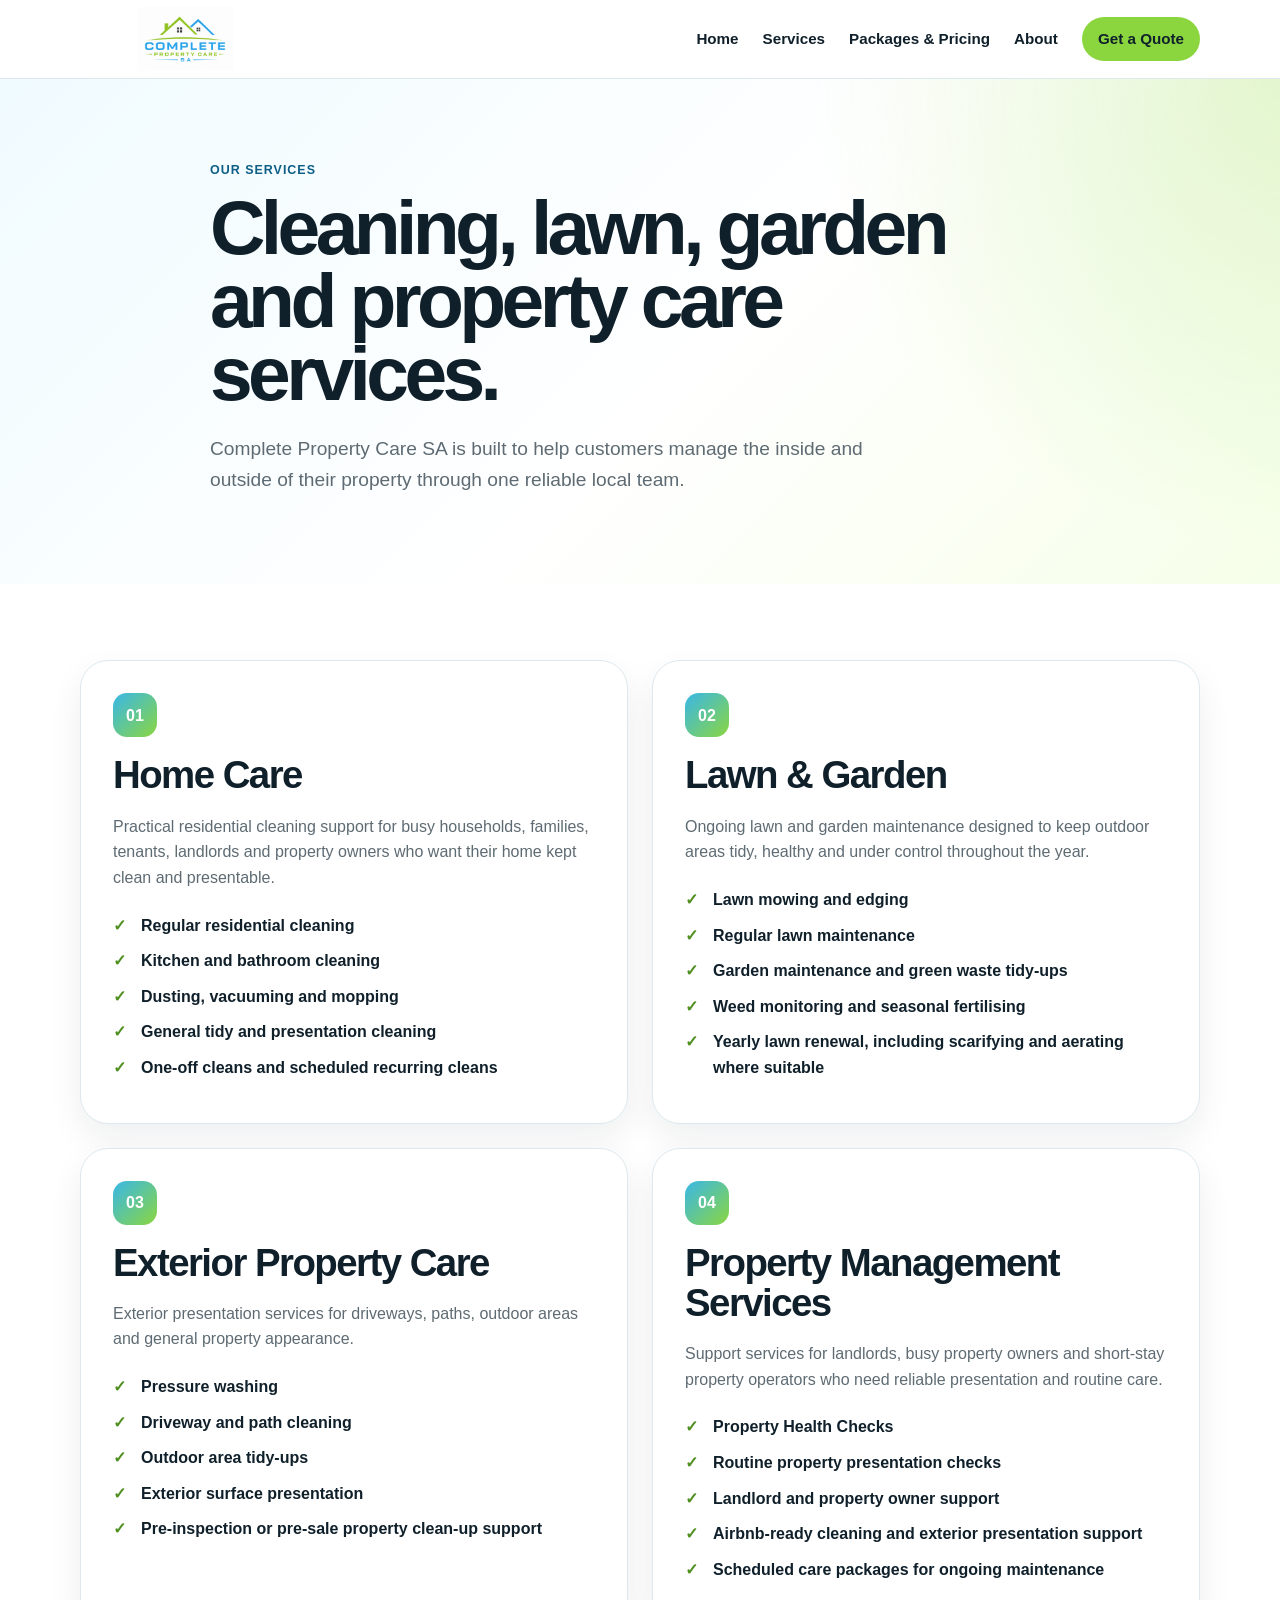
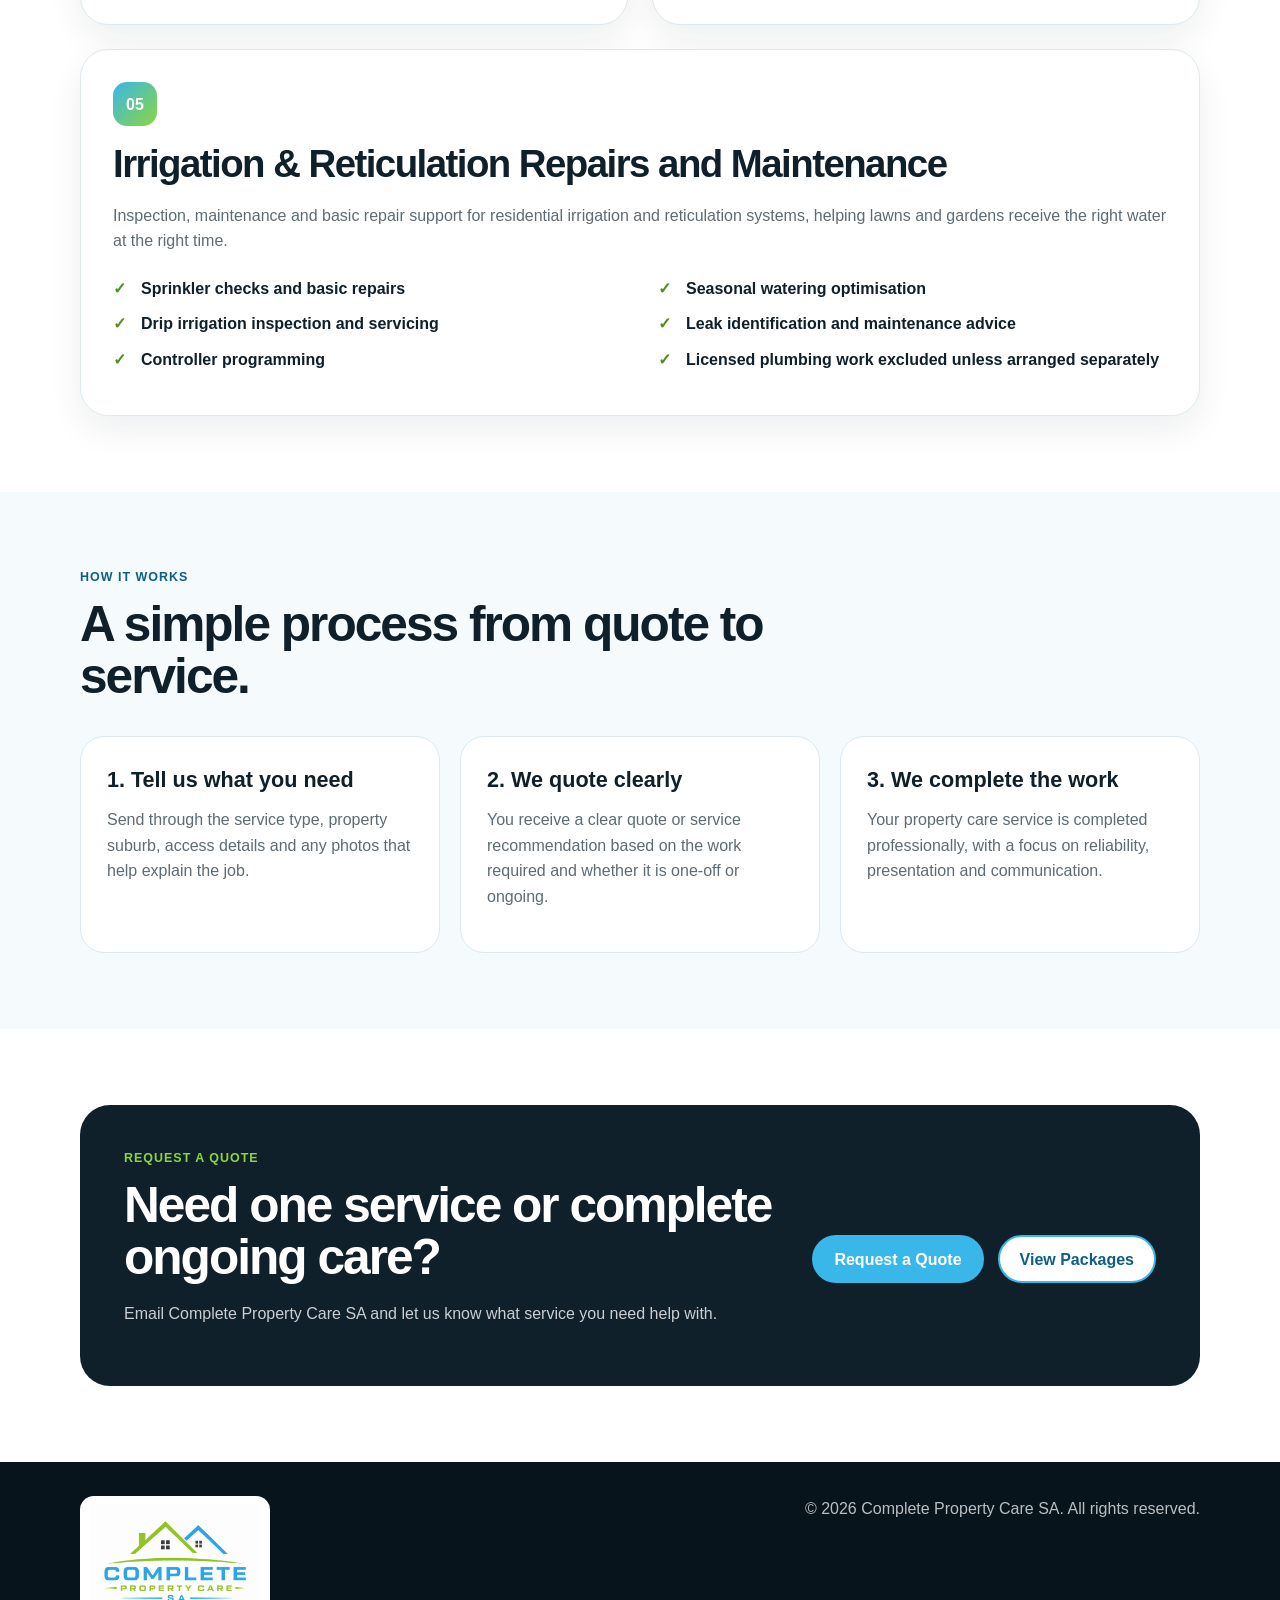
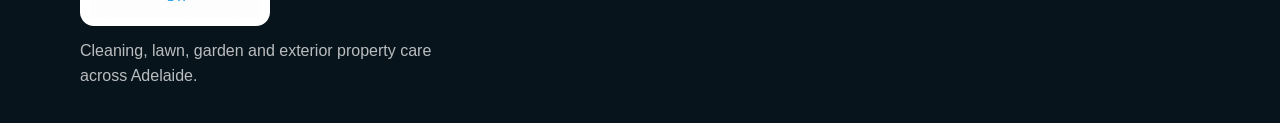
<file: cpcsa-website/services.html>
<!DOCTYPE html>
<html lang="en-AU">
<head>
  <meta charset="UTF-8" />
  <meta name="viewport" content="width=device-width, initial-scale=1.0" />
  <title>Services | Complete Property Care SA</title>
  <meta name="description" content="View Complete Property Care SA services including home care, lawn and garden care, exterior property care, property management support, irrigation maintenance and property health checks." />
  <link rel="icon" type="image/png" href="assets/favicon-32.png" />
  <link rel="apple-touch-icon" href="assets/apple-touch-icon.png" />
  <link rel="stylesheet" href="styles.css" />
</head>
<body>
  <header class="site-header">
    <div class="container nav-wrap">
      <a class="brand logo-brand" href="index.html" aria-label="Complete Property Care SA home">
        <img src="assets/cpcsa-logo-web.png" alt="Complete Property Care SA logo" class="site-logo" />
      </a>

      <nav class="main-nav" aria-label="Main navigation">
        <a href="index.html">Home</a>
        <a href="services.html">Services</a>
        <a href="packages-pricing.html">Packages & Pricing</a>
        <a href="index.html#about">About</a>
        <a class="nav-cta" href="index.html#contact">Get a Quote</a>
      </nav>
    </div>
  </header>

  <main>
    <section class="page-hero">
      <div class="container page-hero-inner">
        <p class="eyebrow">Our services</p>
        <h1>Cleaning, lawn, garden and property care services.</h1>
        <p class="hero-text">Complete Property Care SA is built to help customers manage the inside and outside of their property through one reliable local team.</p>
      </div>
    </section>

    <section class="section services-detail-section">
      <div class="container detail-grid">
        <article class="detail-card">
          <span class="service-number">01</span>
          <h2>Home Care</h2>
          <p>Practical residential cleaning support for busy households, families, tenants, landlords and property owners who want their home kept clean and presentable.</p>
          <ul class="check-list">
            <li>Regular residential cleaning</li>
            <li>Kitchen and bathroom cleaning</li>
            <li>Dusting, vacuuming and mopping</li>
            <li>General tidy and presentation cleaning</li>
            <li>One-off cleans and scheduled recurring cleans</li>
          </ul>
        </article>

        <article class="detail-card">
          <span class="service-number">02</span>
          <h2>Lawn & Garden</h2>
          <p>Ongoing lawn and garden maintenance designed to keep outdoor areas tidy, healthy and under control throughout the year.</p>
          <ul class="check-list">
            <li>Lawn mowing and edging</li>
            <li>Regular lawn maintenance</li>
            <li>Garden maintenance and green waste tidy-ups</li>
            <li>Weed monitoring and seasonal fertilising</li>
            <li>Yearly lawn renewal, including scarifying and aerating where suitable</li>
          </ul>
        </article>

        <article class="detail-card">
          <span class="service-number">03</span>
          <h2>Exterior Property Care</h2>
          <p>Exterior presentation services for driveways, paths, outdoor areas and general property appearance.</p>
          <ul class="check-list">
            <li>Pressure washing</li>
            <li>Driveway and path cleaning</li>
            <li>Outdoor area tidy-ups</li>
            <li>Exterior surface presentation</li>
            <li>Pre-inspection or pre-sale property clean-up support</li>
          </ul>
        </article>

        <article class="detail-card">
          <span class="service-number">04</span>
          <h2>Property Management Services</h2>
          <p>Support services for landlords, busy property owners and short-stay property operators who need reliable presentation and routine care.</p>
          <ul class="check-list">
            <li>Property Health Checks</li>
            <li>Routine property presentation checks</li>
            <li>Landlord and property owner support</li>
            <li>Airbnb-ready cleaning and exterior presentation support</li>
            <li>Scheduled care packages for ongoing maintenance</li>
          </ul>
        </article>

        <article class="detail-card wide-card">
          <span class="service-number">05</span>
          <h2>Irrigation & Reticulation Repairs and Maintenance</h2>
          <p>Inspection, maintenance and basic repair support for residential irrigation and reticulation systems, helping lawns and gardens receive the right water at the right time.</p>
          <ul class="check-list two-column-list">
            <li>Sprinkler checks and basic repairs</li>
            <li>Drip irrigation inspection and servicing</li>
            <li>Controller programming</li>
            <li>Seasonal watering optimisation</li>
            <li>Leak identification and maintenance advice</li>
            <li>Licensed plumbing work excluded unless arranged separately</li>
          </ul>
        </article>
      </div>
    </section>

    <section class="section process-section">
      <div class="container">
        <div class="section-heading">
          <p class="eyebrow">How it works</p>
          <h2>A simple process from quote to service.</h2>
        </div>
        <div class="process-grid">
          <article class="process-card">
            <h3>1. Tell us what you need</h3>
            <p>Send through the service type, property suburb, access details and any photos that help explain the job.</p>
          </article>
          <article class="process-card">
            <h3>2. We quote clearly</h3>
            <p>You receive a clear quote or service recommendation based on the work required and whether it is one-off or ongoing.</p>
          </article>
          <article class="process-card">
            <h3>3. We complete the work</h3>
            <p>Your property care service is completed professionally, with a focus on reliability, presentation and communication.</p>
          </article>
        </div>
      </div>
    </section>

    <section class="section contact-section" id="contact">
      <div class="container contact-card">
        <div>
          <p class="eyebrow">Request a quote</p>
          <h2>Need one service or complete ongoing care?</h2>
          <p>Email Complete Property Care SA and let us know what service you need help with.</p>
        </div>
        <div class="contact-actions">
          <a class="button primary" href="quote.html">Request a Quote</a>
          <a class="button secondary" href="packages-pricing.html">View Packages</a>
        </div>
      </div>
    </section>
  </main>

  <footer class="site-footer">
    <div class="container footer-grid">
      <div class="footer-brand">
        <img src="assets/cpcsa-logo-web.png" alt="Complete Property Care SA logo" class="footer-logo" />
        <p>Cleaning, lawn, garden and exterior property care across Adelaide.</p>
      </div>
      <div>
        <p>© 2026 Complete Property Care SA. All rights reserved.</p>
      </div>
    </div>
  </footer>
</body>
</html>
</file>
<file: styles.css>
@import url('https://fonts.googleapis.com/css2?family=DM+Sans:wght@400;500;600;700&family=Manrope:wght@600;700;800&display=swap');
:root{--navy:#102b3f;--navy2:#173d56;--blue:#66c9e8;--blue2:#dff5fb;--lime:#b7e447;--lime2:#eff9d8;--ink:#163041;--muted:#637683;--cream:#f7faf7;--white:#fff;--line:#dce8e8;--shadow:0 20px 55px rgba(16,43,63,.12)}
*{box-sizing:border-box}html{scroll-behavior:smooth}body{margin:0;color:var(--ink);background:var(--white);font-family:'DM Sans',Arial,sans-serif;line-height:1.65}a{color:inherit}img{max-width:100%}.container{width:min(1160px,calc(100% - 48px));margin:auto}.sr-only{position:absolute;width:1px;height:1px;overflow:hidden;clip:rect(0,0,0,0)}
.site-header{position:sticky;top:0;z-index:30;background:rgba(255,255,255,.94);border-bottom:1px solid rgba(220,232,232,.8);backdrop-filter:blur(14px)}.nav-wrap{min-height:82px;display:flex;align-items:center;justify-content:space-between;gap:25px}.brand{display:flex;align-items:center;gap:12px;text-decoration:none;font-family:Manrope,sans-serif;font-weight:800;font-size:17px}.brand b{color:#7eac13}.brand-mark{width:48px;height:48px;display:grid;place-items:center;border-radius:16px 16px 16px 5px;background:linear-gradient(145deg,var(--blue),#58b9de);color:white;font-weight:800;box-shadow:inset -8px -8px 18px rgba(16,43,63,.1)}.nav{display:flex;align-items:center;gap:28px}.nav a{text-decoration:none;font-weight:700;font-size:14px}.nav a:not(.nav-cta):hover,.nav a.active{color:#558400}.nav-cta{padding:11px 18px;background:var(--navy);color:white;border-radius:99px}.menu-toggle{display:none;background:transparent;border:0;padding:10px}.menu-toggle span:not(.sr-only){display:block;width:24px;height:2px;background:var(--navy);margin:5px}
.hero{position:relative;overflow:hidden;background:linear-gradient(125deg,#f8fcf6 0%,#eefafd 100%);padding:100px 0 0}.hero:before{content:"";position:absolute;width:520px;height:520px;border-radius:50%;background:rgba(183,228,71,.18);right:-170px;top:-200px}.hero-grid{display:grid;grid-template-columns:1.08fr .92fr;gap:65px;align-items:center;padding-bottom:75px}.eyebrow{margin:0 0 16px;text-transform:uppercase;letter-spacing:1.8px;font-size:12px;font-weight:800;color:#4f7a0a}.eyebrow span{display:inline-block;width:26px;height:3px;background:var(--lime);vertical-align:middle;margin-right:9px;border-radius:2px}.eyebrow.light{color:var(--lime)}h1,h2,h3{font-family:Manrope,sans-serif;color:var(--navy);letter-spacing:-.035em}h1{font-size:clamp(45px,5.7vw,72px);line-height:1.04;margin:0 0 24px}h1 em{font-style:normal;color:#5590a7}h2{font-size:clamp(34px,4.2vw,52px);line-height:1.08;margin:0 0 20px}h3{font-size:22px;line-height:1.25}.hero-text{font-size:19px;color:var(--muted);max-width:610px}.hero-actions{display:flex;gap:22px;align-items:center;margin:32px 0}.btn{display:inline-flex;align-items:center;justify-content:center;gap:18px;padding:14px 22px;border-radius:10px;text-decoration:none;border:0;font:700 14px 'DM Sans';cursor:pointer;transition:.2s}.btn:hover{transform:translateY(-2px)}.btn.primary{background:var(--lime);color:var(--navy);box-shadow:0 12px 25px rgba(126,172,19,.19)}.btn.text-btn{padding:10px 0;border-bottom:1px solid var(--ink);border-radius:0}.hero-proof{display:flex;align-items:center;gap:13px;margin-top:35px}.hero-proof p{margin:0;font-size:13px;line-height:1.35;color:var(--muted)}.avatar-stack{display:flex}.avatar-stack span{width:35px;height:35px;border-radius:50%;display:grid;place-items:center;background:var(--blue2);border:3px solid white;margin-left:-7px;font-size:11px;font-weight:800;color:var(--navy)}.avatar-stack span:first-child{margin:0;background:var(--lime2)}
.hero-visual{height:455px;position:relative;border-radius:50% 50% 30px 30px;background:linear-gradient(#bfeaf5 0 65%,#9ed54a 65%);overflow:hidden;box-shadow:var(--shadow)}.sun{position:absolute;right:55px;top:45px;width:70px;height:70px;border-radius:50%;background:#fff3ad}.house{position:absolute;width:270px;height:185px;background:#fff;bottom:58px;left:80px;box-shadow:0 12px 25px rgba(16,43,63,.15)}.roof{position:absolute;width:220px;height:220px;background:var(--navy);transform:rotate(45deg);left:25px;top:-109px;border-radius:8px}.door{position:absolute;width:60px;height:95px;background:#8cc8dc;bottom:0;left:105px}.window{position:absolute;width:45px;height:48px;background:#dff7fc;border:7px solid #86bbcc;top:65px}.window.one{left:25px}.window.two{right:25px}.lawn{position:absolute;bottom:0;width:100%;height:65px;background:#7ec33d}.float-card{position:absolute;left:25px;bottom:20px;background:white;padding:14px 18px;border-radius:14px;box-shadow:var(--shadow);display:flex;align-items:center;gap:12px}.float-card .check{width:35px;height:35px;background:var(--lime);border-radius:50%;display:grid;place-items:center;font-weight:800}.float-card strong,.float-card small{display:block}.float-card small{color:var(--muted)}.service-pill{position:absolute;background:white;padding:9px 15px;border-radius:99px;font-size:12px;font-weight:800;box-shadow:0 8px 20px rgba(16,43,63,.13)}.pill-one{right:18px;top:155px}.pill-two{left:20px;top:55px}.stats{display:grid;grid-template-columns:repeat(4,1fr);background:white;border-radius:18px 18px 0 0;box-shadow:0 -5px 35px rgba(16,43,63,.07)}.stats div{padding:24px 28px;display:flex;align-items:center;gap:12px;border-right:1px solid var(--line)}.stats div:last-child{border:0}.stats strong{font:800 27px Manrope;color:#75a616}.stats span{font-size:12px;line-height:1.3;color:var(--muted)}
.section{padding:105px 0}.section-heading{margin-bottom:45px}.section-heading.split{display:grid;grid-template-columns:1.1fr .75fr;align-items:end;gap:80px}.section-heading h2{margin:0}.section-heading>p:last-child{color:var(--muted);font-size:17px}.section-heading.centred{text-align:center;max-width:720px;margin:0 auto 48px}.service-grid{display:grid;grid-template-columns:repeat(4,1fr);gap:18px}.service-card{position:relative;display:block;padding:30px 27px;border:1px solid var(--line);border-radius:18px;text-decoration:none;overflow:hidden;transition:.25s;background:white}.service-card:after{content:"";position:absolute;inset:auto 0 0;height:5px;background:var(--blue)}.service-card.garden:after{background:var(--lime)}.service-card.exterior:after{background:#f5c867}.service-card.property:after{background:#9bb6e9}.service-card:hover{transform:translateY(-7px);box-shadow:var(--shadow)}.service-card .number{position:absolute;right:22px;top:18px;color:#cbd8db;font-weight:800}.service-card .icon{width:51px;height:51px;display:grid;place-items:center;background:var(--blue2);border-radius:14px;font-size:25px}.service-card.garden .icon{background:var(--lime2)}.service-card p{color:var(--muted);font-size:14px;min-height:90px}.service-card b{font-size:13px}.service-card b span{color:#75a616;margin-left:5px}
.why{background:var(--navy);color:white}.why-grid{display:grid;grid-template-columns:.9fr 1.1fr;gap:95px;align-items:center}.why h2{color:white}.why .lead{color:#c0d1d9;font-size:18px}.why-art{position:relative;height:420px;display:grid;place-items:center}.big-circle{width:310px;height:310px;border:1px solid rgba(255,255,255,.24);border-radius:50%;display:grid;place-items:center;text-align:center;background:radial-gradient(circle,rgba(102,201,232,.23),transparent 68%);font-size:20px}.big-circle strong{font:800 29px Manrope;color:var(--lime)}.orbit{position:absolute;padding:13px 20px;background:white;color:var(--navy);border-radius:99px;font-weight:800;font-size:13px}.o1{top:38px;right:25px}.o2{bottom:35px;right:50px;background:var(--lime)}.o3{left:5px;top:205px;background:var(--blue)}.ticks{list-style:none;padding:0;margin:30px 0}.ticks li{display:flex;gap:15px;margin:22px 0}.ticks li>span{flex:0 0 30px;height:30px;display:grid;place-items:center;background:var(--lime);color:var(--navy);border-radius:50%;font-weight:900}.ticks strong,.ticks small{display:block}.ticks small{color:#9fb6c3;margin-top:3px}
.packages-preview{background:var(--cream)}.pricing-grid{display:grid;grid-template-columns:repeat(3,1fr);gap:22px;align-items:center}.price-card{position:relative;background:white;border:1px solid var(--line);border-radius:18px;padding:35px}.price-card.featured{border:2px solid var(--lime);padding:45px 35px;box-shadow:var(--shadow)}.popular{position:absolute;right:20px;top:-13px;background:var(--lime);padding:6px 13px;border-radius:99px;text-transform:uppercase;font-size:10px;font-weight:800;letter-spacing:1px}.plan-label{text-transform:uppercase;color:#6b8f14;font-size:11px;font-weight:800;letter-spacing:1.2px}.price{font:800 43px Manrope;margin:15px 0;color:var(--navy)}.price sup{font-size:20px}.price small{font:500 13px 'DM Sans';color:var(--muted)}.price-card>p:not(.price):not(.plan-label){color:var(--muted);min-height:74px}.btn.outline{border:1px solid var(--line);width:100%}.price-card .btn.primary{width:100%}.pricing-link{text-align:center;margin-top:35px;font-weight:800}.pricing-link a{color:#527d0e}.cta-section{background:linear-gradient(105deg,#76cce5,#9cdb55);padding:65px 0}.cta{display:flex;align-items:center;justify-content:space-between;gap:45px}.cta h2{margin:0}.cta p{margin-bottom:0}.cta .eyebrow{color:var(--navy)}.cta-actions{text-align:center}.btn.white{background:white;color:var(--navy);font-size:16px}.cta-actions>a:last-child{display:block;margin-top:13px;text-decoration:none;font-size:13px}
.footer{background:#0b2232;color:white;padding:70px 0 25px}.footer .brand{color:white}.footer-top{display:grid;grid-template-columns:2fr 1fr 1.2fr;gap:70px}.footer-brand p{color:#9bb0bc;max-width:380px}.footer h3{color:white;font-size:14px;text-transform:uppercase;letter-spacing:1px}.footer-top>div:not(:first-child) a{display:block;color:#bccbd2;text-decoration:none;margin:9px 0;font-size:14px}.footer-bottom{border-top:1px solid rgba(255,255,255,.12);margin-top:50px;padding-top:22px;display:flex;justify-content:space-between;color:#8098a5;font-size:12px}.footer-bottom a{color:inherit}
.page-hero{background:linear-gradient(125deg,#f7fbf5,#e8f8fc);padding:80px 0}.page-hero .container{max-width:850px;text-align:center}.page-hero h1{font-size:clamp(42px,6vw,64px)}.page-hero p:last-child{font-size:18px;color:var(--muted)}.detail-section{padding:75px 0;border-bottom:1px solid var(--line)}.detail-grid{display:grid;grid-template-columns:.75fr 1.25fr;gap:75px}.detail-list{display:grid;grid-template-columns:1fr 1fr;gap:12px;list-style:none;padding:0}.detail-list li{padding:13px;background:var(--cream);border-radius:9px;font-weight:600;font-size:14px}.detail-list li:before{content:'✓';color:#6c9910;margin-right:8px;font-weight:900}.quote-page{background:var(--cream)}.quote-grid{display:grid;grid-template-columns:.8fr 1.2fr;gap:70px;align-items:start}.contact-card{background:var(--navy);color:white;padding:32px;border-radius:18px;margin-top:30px}.contact-card a{display:block;color:white;margin:10px 0}.quote-form{background:white;padding:38px;border-radius:20px;box-shadow:var(--shadow)}.form-row{display:grid;grid-template-columns:1fr 1fr;gap:17px}.quote-form label{display:block;font-size:13px;font-weight:800;margin-bottom:18px}.quote-form input,.quote-form select,.quote-form textarea{display:block;width:100%;margin-top:7px;padding:13px;border:1px solid #cfdedf;border-radius:9px;font:inherit;background:white}.quote-form textarea{resize:vertical}.quote-form .btn{width:100%}.fine-print{font-size:11px;color:var(--muted);text-align:center}.legal{padding:75px 0}.legal .container{max-width:800px}.legal h1{font-size:48px}.legal h2{font-size:25px;margin-top:38px}
@media(max-width:900px){.menu-toggle{display:block}.nav{display:none;position:absolute;top:81px;left:0;right:0;background:white;padding:25px;box-shadow:var(--shadow);flex-direction:column;align-items:stretch}.nav.open{display:flex}.nav-cta{text-align:center}.hero{padding-top:65px}.hero-grid,.why-grid,.quote-grid,.detail-grid{grid-template-columns:1fr}.hero-visual{max-width:540px;width:100%;margin:auto}.stats,.service-grid{grid-template-columns:1fr 1fr}.section-heading.split{grid-template-columns:1fr;gap:10px}.why-grid{gap:35px}.pricing-grid{grid-template-columns:1fr;max-width:600px;margin:auto}.price-card>p:not(.price):not(.plan-label){min-height:0}.cta{display:block;text-align:center}.cta-actions{margin-top:28px}.footer-top{grid-template-columns:1fr 1fr}.footer-brand{grid-column:1/-1}}
@media(max-width:580px){.container{width:min(100% - 30px,1160px)}.brand{font-size:14px}.brand-mark{width:42px;height:42px}.hero{padding-top:45px}.hero-grid{gap:35px}.hero-visual{height:330px}.house{transform:scale(.72);transform-origin:bottom left;left:65px}.service-pill{display:none}.stats{grid-template-columns:1fr 1fr}.stats div{padding:18px 14px}.section{padding:75px 0}.service-grid{grid-template-columns:1fr}.service-card p{min-height:0}.why-art{height:330px}.big-circle{width:245px;height:245px}.o1{right:0}.o2{right:5px}.detail-list,.form-row{grid-template-columns:1fr}.footer-top{grid-template-columns:1fr}.footer-brand{grid-column:auto}.footer-bottom{flex-direction:column;gap:8px}.quote-form{padding:25px}}

/* Official brand and refined wide-screen proportions */
.brand-logo{display:block;width:145px;height:58px;object-fit:contain;object-position:left center}.footer-logo{width:225px;height:105px;filter:drop-shadow(0 2px 4px rgba(0,0,0,.2))}.service-pill,.float-card{z-index:3}
@media(min-width:901px){.nav-wrap{min-height:78px}.hero{padding-top:78px}.hero-grid{grid-template-columns:1.18fr .82fr;gap:46px;padding-bottom:65px}.hero h1{font-size:clamp(52px,4.7vw,64px);line-height:1.05}.hero-visual{height:410px;border-radius:46% 46% 30px 30px}.house{left:62px;transform:scale(.9);transform-origin:bottom left}.stats div{padding:21px 25px}}
@media(max-width:900px){.nav{top:77px}.nav-wrap{min-height:78px}}
@media(max-width:580px){.brand-logo{width:125px;height:54px}.footer-logo{width:200px;height:90px}.nav{top:77px}}

/* CPCSA brand showcases and trust credentials */
.brand-showcase{padding:42px 0;background:#fff;border-bottom:1px solid var(--line)}.brand-showcase-inner{display:grid;grid-template-columns:minmax(240px,.72fr) 1.28fr;align-items:center;gap:55px}.brand-showcase img{display:block;width:100%;max-height:250px;object-fit:contain}.brand-showcase-copy h2{font-size:clamp(28px,3vw,40px);margin-bottom:10px}.brand-showcase-copy p{margin:0;color:var(--muted)}
.trust-brand-band{background:#edf8fd;border-top:1px solid #cfeaf4;padding:26px 0}.trust-brand-inner{display:grid;grid-template-columns:170px 1fr;align-items:center;gap:35px}.trust-mini-logo{width:160px;height:78px;object-fit:contain}.trust-points{display:grid;grid-template-columns:repeat(5,1fr);gap:10px}.trust-point{display:flex;align-items:center;gap:9px;font-size:12px;font-weight:800;color:var(--navy)}.trust-point span{flex:0 0 29px;height:29px;display:grid;place-items:center;border-radius:50%;background:var(--lime);font-size:14px}.trust-point:nth-child(even) span{background:var(--blue)}
@media(max-width:900px){.trust-brand-inner{grid-template-columns:1fr}.trust-mini-logo{margin:auto}.trust-points{grid-template-columns:repeat(3,1fr)}.brand-showcase-inner{grid-template-columns:1fr;text-align:center}.brand-showcase img{max-width:700px;margin:auto}}
@media(max-width:580px){.trust-points{grid-template-columns:1fr 1fr}.trust-point:last-child{grid-column:1/-1}.brand-showcase{padding:28px 0}.brand-showcase-inner{gap:22px}}

@media(min-width:901px){
  .trust-brand-band{padding:34px 0;background:linear-gradient(110deg,#f5fbfd 0%,#e8f7fb 55%,#f3fae8 100%)}
  .trust-brand-inner{grid-template-columns:130px 1fr;gap:38px}
  .trust-mini-logo{width:125px;height:66px}
  .trust-points{gap:12px}
  .trust-point{min-height:74px;padding:14px 12px;background:rgba(255,255,255,.86);border:1px solid rgba(102,201,232,.3);border-radius:14px;box-shadow:0 8px 20px rgba(16,43,63,.06);flex-direction:column;justify-content:center;text-align:center;gap:7px;font-size:12px;line-height:1.2}
  .trust-point span{flex:0 0 30px;width:30px;height:30px;box-shadow:0 5px 12px rgba(126,172,19,.18)}
  .trust-point:hover{transform:translateY(-3px);box-shadow:0 12px 24px rgba(16,43,63,.1)}
}

.trust-reference-card{display:block;width:100%;max-width:620px;height:auto;border-radius:12px;box-shadow:0 10px 28px rgba(16,43,63,.13)}
.homepage-trust .trust-brand-inner{grid-template-columns:minmax(250px,290px) 1fr}
@media(max-width:900px){.trust-reference-card{margin:0 auto}.homepage-trust .trust-brand-inner{grid-template-columns:1fr}}

/* Commercial and business services */
.commercial-hero{padding:85px 0;background:linear-gradient(120deg,var(--navy) 0%,#174861 68%,#28728a 100%);color:white}.commercial-hero-grid{display:grid;grid-template-columns:1.15fr .85fr;align-items:center;gap:70px}.commercial-hero h1,.commercial-hero h2{color:white}.commercial-hero h1{font-size:clamp(46px,5.5vw,70px)}.commercial-hero-grid>div>p:not(.eyebrow){max-width:700px;color:#c6dce5;font-size:19px}.commercial-call{color:white;border:1px solid rgba(255,255,255,.35)}.availability-card{position:relative;padding:38px;background:white;color:var(--ink);border-radius:22px;box-shadow:0 24px 60px rgba(0,0,0,.24)}.availability-card h2{color:var(--navy);font-size:31px}.availability-card p{color:var(--muted)}.availability-card ul{list-style:none;padding:0;margin:25px 0 0}.availability-card li{padding:10px 0;border-top:1px solid var(--line);font-weight:700}.availability-card li:before{content:'\2713';color:#6e9b0d;margin-right:10px}.availability-badge{position:absolute;right:25px;top:-28px;width:72px;height:72px;display:grid;place-items:center;border-radius:50%;background:var(--lime);color:var(--navy);font:800 23px Manrope;box-shadow:0 12px 24px rgba(0,0,0,.18)}
.commercial-service-grid{display:grid;grid-template-columns:repeat(3,1fr);gap:20px}.commercial-service-grid article{padding:30px;border:1px solid var(--line);border-radius:18px;background:white;box-shadow:0 12px 28px rgba(16,43,63,.06)}.commercial-service-grid article:nth-child(even){background:#f4fbfd}.commercial-service-grid p{color:var(--muted)}.commercial-icon{display:grid;place-items:center;width:42px;height:42px;border-radius:12px;background:var(--lime);font-weight:900;font-size:12px}.commercial-process{padding:90px 0;background:var(--navy);color:white}.commercial-process h2,.commercial-process h3{color:white}.process-grid{display:grid;grid-template-columns:repeat(4,1fr);gap:22px}.process-grid>div{padding:26px;border:1px solid rgba(255,255,255,.15);border-radius:16px;background:rgba(255,255,255,.05)}.process-grid strong{display:grid;place-items:center;width:38px;height:38px;border-radius:50%;background:var(--blue);color:var(--navy)}.process-grid p{color:#a9c0cb}.commercial-audiences{background:var(--cream)}.commercial-cta{padding:66px 0;background:linear-gradient(105deg,#69c8e6,#a3dc51)}.commercial-cta>.container{display:flex;align-items:center;justify-content:space-between;gap:40px}.commercial-cta h2{max-width:760px;margin-bottom:10px}.commercial-cta p{margin:0}.commercial-cta .commercial-phone{display:block;text-align:center;margin-top:12px;font-weight:800;text-decoration:none}
@media(max-width:900px){.commercial-hero-grid{grid-template-columns:1fr}.commercial-service-grid{grid-template-columns:1fr 1fr}.process-grid{grid-template-columns:1fr 1fr}.commercial-cta>.container{display:block;text-align:center}.commercial-cta>.container>div:last-child{margin-top:28px}}
@media(max-width:580px){.commercial-hero{padding:60px 0}.commercial-service-grid,.process-grid{grid-template-columns:1fr}.availability-card{padding:28px}.commercial-hero .hero-actions{align-items:stretch;flex-direction:column}.commercial-hero .btn{width:100%}}

/* Homepage commercial feature */
.home-commercial{padding:90px 0;background:linear-gradient(115deg,#0f2c40 0%,#16475d 72%,#1c6178 100%);color:white}.home-commercial-grid{display:grid;grid-template-columns:1.25fr .75fr;gap:75px;align-items:center}.home-commercial h2,.home-commercial h3{color:white}.home-commercial p{color:#bfd3dc;font-size:17px;max-width:720px}.commercial-benefits{display:flex;flex-wrap:wrap;gap:10px;margin:28px 0}.commercial-benefits span{padding:8px 13px;border:1px solid rgba(255,255,255,.22);border-radius:99px;font-size:12px;font-weight:800}.home-commercial aside{position:relative;padding:34px;background:white;color:var(--ink);border-radius:20px;box-shadow:var(--shadow)}.home-commercial aside h3{color:var(--navy);font-size:26px}.home-commercial aside p{color:var(--muted);font-size:15px}.home-commercial aside a{display:block;margin-top:22px;padding-top:18px;border-top:1px solid var(--line);text-decoration:none}.home-commercial aside strong{font-size:24px;color:#558400}.commercial-kicker{position:absolute;right:20px;top:-25px;width:68px;height:68px;border-radius:50%;display:grid;place-items:center;background:var(--lime);color:var(--navy);font:800 22px Manrope}
@media(max-width:900px){.home-commercial-grid{grid-template-columns:1fr}.home-commercial aside{margin-top:10px}}
@media(max-width:580px){.home-commercial{padding:70px 0}.home-commercial-grid{gap:45px}}
</file>
<file: cpcsa-website/styles.css>
:root {
  --blue: #39b7e8;
  --blue-dark: #0d5f86;
  --green: #8bd63f;
  --green-dark: #4f8f1f;
  --ink: #10202b;
  --muted: #5e6b73;
  --bg: #f5fafc;
  --white: #ffffff;
  --border: #dce9ee;
  --shadow: 0 20px 50px rgba(16, 32, 43, 0.12);
}

* { box-sizing: border-box; }
html { scroll-behavior: smooth; }
body {
  margin: 0;
  font-family: Arial, Helvetica, sans-serif;
  color: var(--ink);
  background: var(--white);
  line-height: 1.6;
}

a { color: inherit; text-decoration: none; }
.container { width: min(1120px, calc(100% - 40px)); margin: 0 auto; }

.site-header {
  position: sticky;
  top: 0;
  z-index: 10;
  background: rgba(255,255,255,0.96);
  border-bottom: 1px solid var(--border);
  backdrop-filter: blur(10px);
}

.nav-wrap {
  min-height: 78px;
  display: flex;
  align-items: center;
  justify-content: space-between;
  gap: 24px;
}

.brand { display: flex; align-items: center; gap: 12px; font-weight: 800; }
.brand-mark {
  width: 48px;
  height: 48px;
  border-radius: 14px;
  display: grid;
  place-items: center;
  color: var(--white);
  background: linear-gradient(135deg, var(--blue), var(--green));
  letter-spacing: -1px;
}
.brand-title { display: block; font-size: 1.1rem; line-height: 1; }
.brand-subtitle { display: block; color: var(--blue-dark); font-size: 0.86rem; line-height: 1.2; }

.main-nav { display: flex; align-items: center; gap: 24px; font-weight: 700; font-size: 0.95rem; }
.main-nav a { color: var(--ink); }
.nav-cta {
  padding: 10px 16px;
  border-radius: 999px;
  background: var(--green);
}

.hero {
  padding: 86px 0;
  background: radial-gradient(circle at top left, rgba(57,183,232,0.22), transparent 36%), linear-gradient(135deg, #ffffff 0%, #f0fbff 58%, #f5ffe9 100%);
}
.hero-grid { display: grid; grid-template-columns: 1.15fr 0.85fr; gap: 48px; align-items: center; }
.eyebrow { margin: 0 0 10px; color: var(--blue-dark); font-weight: 800; text-transform: uppercase; letter-spacing: 0.08em; font-size: 0.78rem; }
h1, h2, h3, p { margin-top: 0; }
h1 { font-size: clamp(2.6rem, 6vw, 5rem); line-height: 0.95; letter-spacing: -0.06em; margin-bottom: 24px; }
h2 { font-size: clamp(2rem, 4vw, 3.1rem); line-height: 1.05; letter-spacing: -0.04em; margin-bottom: 18px; }
h3 { font-size: 1.35rem; margin-bottom: 10px; }
.hero-text { font-size: 1.2rem; color: var(--muted); max-width: 680px; }
.hero-actions, .contact-actions { display: flex; gap: 14px; flex-wrap: wrap; margin-top: 28px; }
.button {
  display: inline-flex;
  align-items: center;
  justify-content: center;
  min-height: 48px;
  padding: 0 20px;
  border-radius: 999px;
  font-weight: 800;
  border: 2px solid transparent;
}
.button.primary { background: var(--blue); color: var(--white); }
.button.secondary { border-color: var(--blue); color: var(--blue-dark); background: var(--white); }
.trust-row { display: flex; gap: 10px; flex-wrap: wrap; margin-top: 28px; }
.trust-row span { padding: 8px 12px; border-radius: 999px; background: rgba(255,255,255,0.75); border: 1px solid var(--border); font-weight: 700; font-size: 0.88rem; }

.hero-card {
  background: var(--white);
  border: 1px solid var(--border);
  border-radius: 28px;
  box-shadow: var(--shadow);
  padding: 34px;
}
.hero-card ul { padding-left: 20px; margin-bottom: 0; color: var(--muted); }
.hero-card li { margin-bottom: 12px; }

.section { padding: 76px 0; }
.intro-section, .packages-section { background: var(--bg); }
.two-col { display: grid; grid-template-columns: 0.9fr 1.1fr; gap: 56px; align-items: start; }
.two-col > p { font-size: 1.1rem; color: var(--muted); }
.section-heading { max-width: 720px; margin-bottom: 34px; }

.service-grid, .package-grid { display: grid; grid-template-columns: repeat(4, 1fr); gap: 20px; }
.service-card, .package-card {
  background: var(--white);
  border: 1px solid var(--border);
  border-radius: 24px;
  padding: 26px;
  min-height: 230px;
}
.service-card { border-top: 6px solid var(--blue); }
.service-card:nth-child(even) { border-top-color: var(--green); }
.service-card p, .package-card p { color: var(--muted); }
.package-grid { grid-template-columns: repeat(3, 1fr); }
.package-card { position: relative; }
.package-card.featured { border: 2px solid var(--green); box-shadow: var(--shadow); }
.price { font-size: 1.5rem; font-weight: 900; color: var(--blue-dark) !important; margin-bottom: 12px; }
.badge { display: inline-block; padding: 6px 10px; border-radius: 999px; background: var(--green); color: var(--ink) !important; font-weight: 900; font-size: 0.78rem; }

.contact-card {
  display: grid;
  grid-template-columns: 1fr auto;
  gap: 28px;
  align-items: center;
  background: var(--ink);
  color: var(--white);
  border-radius: 30px;
  padding: 44px;
}
.contact-card p { color: rgba(255,255,255,0.78); }
.contact-card .eyebrow { color: var(--green); }

.site-footer { padding: 34px 0; background: #08141c; color: var(--white); }
.footer-grid { display: flex; justify-content: space-between; gap: 24px; flex-wrap: wrap; }
.footer-grid p { color: rgba(255,255,255,0.72); margin-bottom: 0; }

@media (max-width: 900px) {
  .main-nav { display: none; }
  .hero-grid, .two-col, .contact-card { grid-template-columns: 1fr; }
  .service-grid, .package-grid { grid-template-columns: repeat(2, 1fr); }
}

@media (max-width: 620px) {
  .container { width: min(100% - 28px, 1120px); }
  .hero { padding: 58px 0; }
  .section { padding: 54px 0; }
  .service-grid, .package-grid { grid-template-columns: 1fr; }
  .contact-card { padding: 28px; }
}

.page-hero {
  padding: 82px 0 70px;
  background: radial-gradient(circle at top right, rgba(139,214,63,0.22), transparent 34%), linear-gradient(135deg, #f0fbff 0%, #ffffff 55%, #f6ffe9 100%);
}
.page-hero-inner { max-width: 860px; }

.services-detail-section { background: var(--white); }
.detail-grid { display: grid; grid-template-columns: repeat(2, 1fr); gap: 24px; }
.detail-card {
  position: relative;
  background: var(--white);
  border: 1px solid var(--border);
  border-radius: 28px;
  padding: 32px;
  box-shadow: 0 14px 34px rgba(16, 32, 43, 0.07);
}
.detail-card h2 { font-size: clamp(1.8rem, 3vw, 2.45rem); }
.detail-card p { color: var(--muted); }
.wide-card { grid-column: 1 / -1; }
.service-number {
  display: inline-flex;
  align-items: center;
  justify-content: center;
  width: 44px;
  height: 44px;
  border-radius: 14px;
  background: linear-gradient(135deg, var(--blue), var(--green));
  color: var(--white);
  font-weight: 900;
  margin-bottom: 18px;
}
.check-list { padding-left: 0; list-style: none; margin: 22px 0 0; }
.check-list li {
  position: relative;
  padding-left: 28px;
  margin-bottom: 10px;
  color: var(--ink);
  font-weight: 700;
}
.check-list li::before {
  content: "✓";
  position: absolute;
  left: 0;
  top: 0;
  color: var(--green-dark);
  font-weight: 900;
}
.two-column-list { columns: 2; column-gap: 36px; }

.process-section { background: var(--bg); }
.process-grid { display: grid; grid-template-columns: repeat(3, 1fr); gap: 20px; }
.process-card {
  background: var(--white);
  border: 1px solid var(--border);
  border-radius: 24px;
  padding: 26px;
  min-height: 210px;
}
.process-card p { color: var(--muted); }

@media (max-width: 900px) {
  .detail-grid, .process-grid { grid-template-columns: 1fr; }
  .wide-card { grid-column: auto; }
  .two-column-list { columns: 1; }
}


.pricing-hero {
  background: radial-gradient(circle at top left, rgba(57,183,232,0.22), transparent 34%), radial-gradient(circle at bottom right, rgba(139,214,63,0.22), transparent 30%), linear-gradient(135deg, #ffffff 0%, #f0fbff 54%, #f7ffe9 100%);
}
.pricing-section { background: var(--white); }
.pricing-grid {
  display: grid;
  grid-template-columns: repeat(3, 1fr);
  gap: 24px;
  align-items: stretch;
}
.pricing-card {
  display: flex;
  flex-direction: column;
  background: var(--white);
  border: 1px solid var(--border);
  border-radius: 30px;
  padding: 30px;
  box-shadow: 0 14px 34px rgba(16, 32, 43, 0.07);
}
.highlighted-pricing {
  border: 2px solid var(--blue);
  box-shadow: var(--shadow);
  transform: translateY(-10px);
}
.pricing-top { border-bottom: 1px solid var(--border); padding-bottom: 20px; margin-bottom: 4px; }
.pricing-top h2 { font-size: 2rem; margin-bottom: 8px; }
.pricing-subtitle { color: var(--muted); min-height: 54px; }
.pricing-price {
  color: var(--blue-dark);
  font-size: 2.6rem;
  line-height: 1;
  font-weight: 900;
  letter-spacing: -0.05em;
  margin-bottom: 0;
}
.pricing-price span {
  color: var(--muted);
  font-size: 1rem;
  letter-spacing: 0;
  font-weight: 800;
}
.full-button { width: 100%; margin-top: auto; }
.inclusions-section { background: var(--bg); }
.pricing-note-section { background: var(--white); padding-top: 0; }
.note-card {
  background: linear-gradient(135deg, rgba(57,183,232,0.13), rgba(139,214,63,0.13));
  border: 1px solid var(--border);
  border-radius: 30px;
  padding: 42px;
}
.note-card p:last-child { color: var(--muted); margin-bottom: 0; }
@media (max-width: 1000px) {
  .pricing-grid { grid-template-columns: 1fr; }
  .highlighted-pricing { transform: none; }
  .pricing-subtitle { min-height: 0; }
}

/* Logo integration */
.logo-brand { gap: 0; flex: 0 0 auto; }
.site-logo {
  display: block;
  width: 210px;
  height: auto;
  max-height: 64px;
  object-fit: contain;
}
.footer-brand { max-width: 360px; }
.footer-logo {
  display: block;
  width: 190px;
  height: auto;
  margin-bottom: 12px;
  background: #ffffff;
  border-radius: 14px;
  padding: 8px 10px;
}
@media (max-width: 900px) {
  .site-logo { width: 190px; max-height: 58px; }
  .nav-wrap { min-height: 72px; }
}
@media (max-width: 620px) {
  .site-logo { width: 165px; max-height: 52px; }
}

/* Quote page */
.quote-hero { padding: 70px 0; }
.quote-hero-grid {
  display: grid;
  grid-template-columns: 0.95fr 1.05fr;
  gap: 38px;
  align-items: center;
}
.quote-logo-card {
  background: var(--white);
  border: 1px solid var(--border);
  border-radius: 28px;
  box-shadow: var(--shadow);
  overflow: hidden;
}
.quote-logo-card img {
  display: block;
  width: 100%;
  height: auto;
}
.quote-section { background: var(--bg); }
.quote-layout {
  display: grid;
  grid-template-columns: minmax(0, 1fr) 340px;
  gap: 28px;
  align-items: start;
}
.quote-form, .sidebar-card {
  background: var(--white);
  border: 1px solid var(--border);
  border-radius: 28px;
  box-shadow: 0 14px 34px rgba(16, 32, 43, 0.07);
}
.quote-form { padding: 34px; }
.form-section-heading { margin-bottom: 26px; }
.form-section-heading p:last-child { color: var(--muted); }
.form-grid {
  display: grid;
  grid-template-columns: repeat(2, 1fr);
  gap: 18px;
}
.quote-form label, fieldset {
  display: block;
  margin-bottom: 18px;
  font-weight: 800;
}
.quote-form input, .quote-form select, .quote-form textarea {
  width: 100%;
  margin-top: 8px;
  border: 1px solid var(--border);
  border-radius: 16px;
  padding: 14px 15px;
  font: inherit;
  color: var(--ink);
  background: #fbfdfe;
}
.quote-form textarea { resize: vertical; }
fieldset {
  border: 1px solid var(--border);
  border-radius: 22px;
  padding: 20px;
}
legend { padding: 0 8px; font-weight: 900; }
.checkbox-grid {
  display: grid;
  grid-template-columns: repeat(2, 1fr);
  gap: 8px 18px;
  margin-top: 8px;
}
.checkbox-grid label {
  display: flex;
  gap: 10px;
  align-items: flex-start;
  margin-bottom: 0;
  font-weight: 700;
}
.checkbox-grid input { width: auto; margin-top: 5px; }
.form-submit { border: 0; cursor: pointer; margin-top: 8px; }
.quote-sidebar { display: grid; gap: 18px; }
.sidebar-card { padding: 26px; }
.sidebar-card p { color: var(--muted); }
.accent-card { background: linear-gradient(135deg, rgba(57,183,232,0.12), rgba(139,214,63,0.14)); }
.number-list { padding-left: 22px; color: var(--muted); font-weight: 700; }
.number-list li { margin-bottom: 10px; }
@media (max-width: 1000px) {
  .quote-hero-grid, .quote-layout { grid-template-columns: 1fr; }
}
@media (max-width: 620px) {
  .form-grid, .checkbox-grid { grid-template-columns: 1fr; }
  .quote-form { padding: 24px; }
}
</file>
